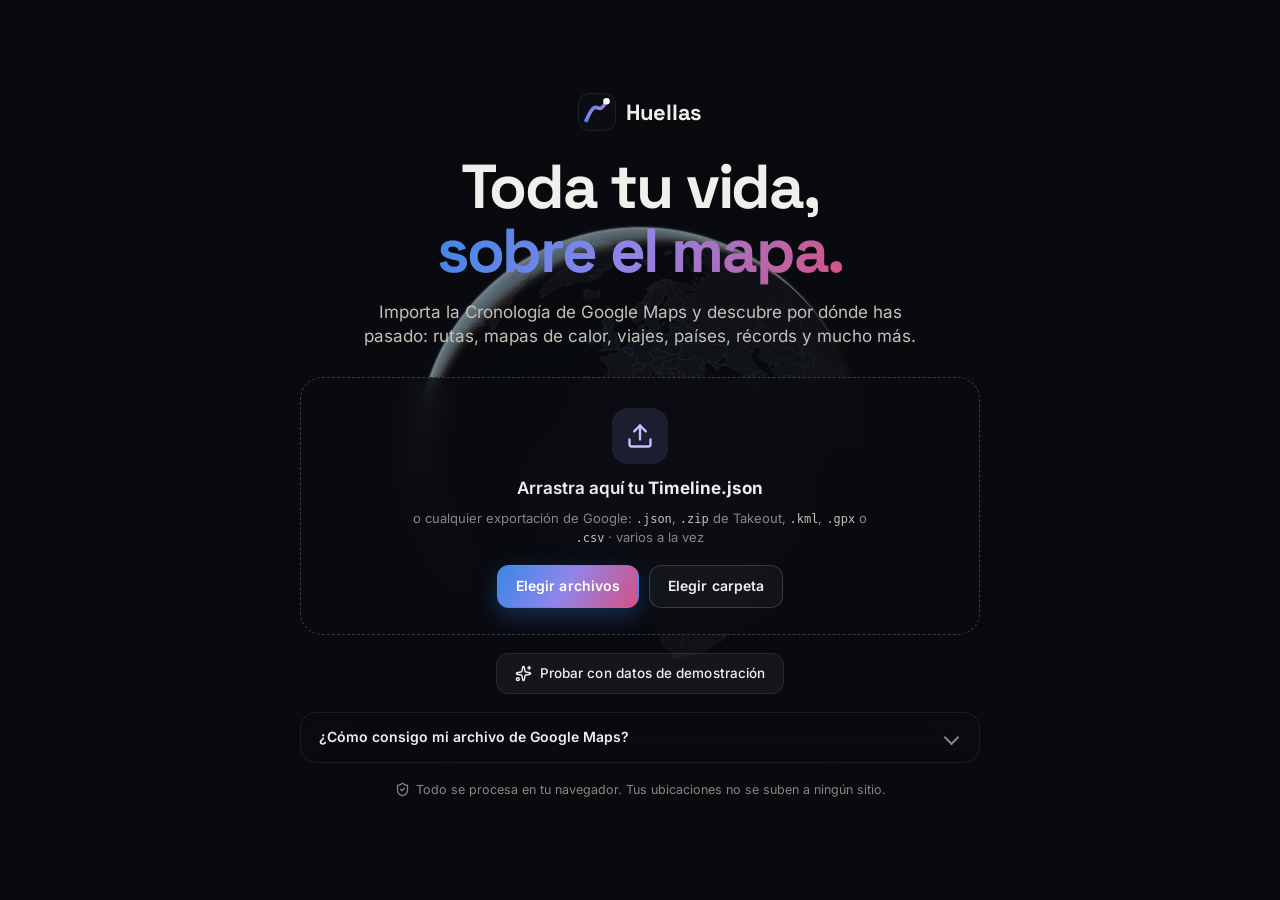
<file: index.html>
<!doctype html>
<html lang="es">
<head>
<meta charset="utf-8">
<meta name="viewport" content="width=device-width, initial-scale=1, viewport-fit=cover">
<meta name="color-scheme" content="dark">
<meta name="theme-color" content="#07080b">
<title>Huellas · tu Cronología de Google Maps</title>
<meta name="description" content="Visualiza tu historial de ubicaciones de Google Maps: rutas, mapas de calor, viajes, países y estadísticas. Todo se procesa en tu navegador.">
<link rel="icon" href="data:image/svg+xml,%3Csvg xmlns='http://www.w3.org/2000/svg' viewBox='0 0 64 64'%3E%3Cdefs%3E%3ClinearGradient id='g' x1='0' y1='0' x2='1' y2='1'%3E%3Cstop offset='0' stop-color='%233987e5'/%3E%3Cstop offset='1' stop-color='%23d55181'/%3E%3C/linearGradient%3E%3C/defs%3E%3Crect width='64' height='64' rx='16' fill='%2307080b'/%3E%3Cpath d='M18 44c6-14 10-20 14-20s6 8 14-8' fill='none' stroke='url(%23g)' stroke-width='6' stroke-linecap='round'/%3E%3Ccircle cx='46' cy='16' r='5' fill='%23fff'/%3E%3C/svg%3E">
<link rel="stylesheet" href="vendor/maplibre-gl.css">
<link rel="stylesheet" href="css/app.css">
</head>
<body>
<div id="app" data-screen="intro">
  <div id="map" aria-label="Mapa"></div>
  <div class="map-vignette" aria-hidden="true"></div>

  <!-- ============================================================ PORTADA / IMPORTAR -->
  <section id="intro" class="screen" aria-labelledby="intro-title">
    <div class="intro-wrap">
      <div class="brand brand-lg"><span class="brand-mark" aria-hidden="true"></span><span>Huellas</span></div>
      <h1 id="intro-title">Toda tu vida, <span class="grad">sobre el mapa.</span></h1>
      <p class="lead">Importa la Cronología de Google Maps y descubre por dónde has pasado: rutas, mapas de calor, viajes, países, récords y mucho más.</p>

      <div id="drop" class="drop" tabindex="0" role="button" aria-label="Arrastra aquí tu archivo o pulsa para elegirlo">
        <div class="drop-icon" aria-hidden="true"></div>
        <div class="drop-title">Arrastra aquí tu <b>Timeline.json</b></div>
        <div class="drop-sub">o cualquier exportación de Google: <span class="mono">.json</span>, <span class="mono">.zip</span> de Takeout, <span class="mono">.kml</span>, <span class="mono">.gpx</span> o <span class="mono">.csv</span> · varios a la vez</div>
        <div class="drop-actions">
          <button class="btn btn-primary" id="pick-files" type="button">Elegir archivos</button>
          <button class="btn btn-ghost" id="pick-folder" type="button">Elegir carpeta</button>
        </div>
        <input type="file" id="file-input" multiple accept=".json,.zip,.kml,.gpx,.csv,application/json,application/zip" hidden>
        <input type="file" id="folder-input" webkitdirectory multiple hidden>
      </div>

      <div class="intro-alt">
        <button class="btn btn-soft" id="resume" type="button" hidden></button>
        <button class="btn btn-soft" id="demo" type="button"></button>
      </div>

      <details class="howto" id="howto">
        <summary>¿Cómo consigo mi archivo de Google Maps?</summary>
        <div class="howto-tabs" role="tablist">
          <button role="tab" aria-selected="true" data-howto="android">Android</button>
          <button role="tab" aria-selected="false" data-howto="ios">iPhone</button>
          <button role="tab" aria-selected="false" data-howto="takeout">Takeout (antiguo)</button>
        </div>
        <div class="howto-body" data-howto-body="android">
          <ol>
            <li>Abre <b>Ajustes</b> del móvil → <b>Ubicación</b> → <b>Servicios de ubicación</b> → <b>Cronología</b>.</li>
            <li>Pulsa <b>Exportar datos de Cronología</b>, confirma con tu huella o PIN y guarda el archivo (se llama <span class="mono">Timeline.json</span>).</li>
            <li>Pásalo al ordenador (Google Drive, cable USB, correo…) y suéltalo aquí. También puedes abrir esta página en el móvil.</li>
          </ol>
          <p class="muted">¿No ves «Cronología» en Ajustes? En Google Maps: tu foto → <b>Tu cronología</b> → ⋮ → <b>Ajustes de ubicación y privacidad</b> → <b>Exportar datos de Cronología</b>.</p>
        </div>
        <div class="howto-body" data-howto-body="ios" hidden>
          <ol>
            <li>Abre <b>Google Maps</b> → tu foto → <b>Tu cronología</b>.</li>
            <li>Toca ⋯ → <b>Ajustes de ubicación y privacidad</b> → <b>Exportar datos de Cronología</b>.</li>
            <li>Guárdalo en Archivos o envíatelo, y suéltalo aquí (suele llamarse <span class="mono">location-history.json</span>).</li>
          </ol>
        </div>
        <div class="howto-body" data-howto-body="takeout" hidden>
          <ol>
            <li>Si guardaste una exportación antigua de <b>takeout.google.com</b> (antes de 2024), suelta el <span class="mono">.zip</span> entero o la carpeta <b>Historial de ubicaciones</b>.</li>
            <li>Se leen <span class="mono">Records.json</span>, <span class="mono">Semantic Location History</span> y <span class="mono">Timeline Edits.json</span>. Puedes mezclarlo con la exportación nueva del móvil.</li>
          </ol>
        </div>
      </details>

      <p class="privacy"><span class="ic-inline" data-icon="shield-check"></span> Todo se procesa en tu navegador. Tus ubicaciones no se suben a ningún sitio.</p>
    </div>
  </section>

  <!-- ============================================================ CARGANDO -->
  <section id="loading" class="screen" aria-live="polite">
    <div class="load-card">
      <div class="load-ring"><svg viewBox="0 0 120 120" aria-hidden="true"><circle cx="60" cy="60" r="52" class="ring-bg"/><circle cx="60" cy="60" r="52" class="ring-fg" id="ring"/></svg><div class="load-pct" id="load-pct">0%</div></div>
      <div class="load-title" id="load-title">Leyendo tus datos…</div>
      <div class="load-msg" id="load-msg"></div>
      <ol class="load-steps" id="load-steps">
        <li data-step="read">Leer archivos</li>
        <li data-step="clean">Limpiar y ordenar</li>
        <li data-step="geo">Países, ciudades y husos</li>
        <li data-step="trips">Casa, lugares y viajes</li>
        <li data-step="map">Preparar el mapa</li>
      </ol>
      <button class="btn btn-ghost btn-sm" id="cancel-load" type="button">Cancelar</button>
    </div>
  </section>

  <!-- ============================================================ ERROR -->
  <section id="error" class="screen">
    <div class="load-card">
      <div class="err-icon" data-icon="triangle-alert"></div>
      <div class="load-title">No he podido leer los datos</div>
      <pre class="err-msg" id="err-msg"></pre>
      <div class="err-tips">Comprueba que es la exportación de la <b>Cronología</b> (Timeline.json, location-history.json, Records.json o el .zip de Takeout). Si el archivo es muy grande, cierra otras pestañas e inténtalo de nuevo.</div>
      <button class="btn btn-primary" id="err-back" type="button">Volver</button>
    </div>
  </section>

  <!-- ============================================================ PANEL PRINCIPAL -->
  <header id="topbar" class="glass">
    <button class="brand brand-sm" id="brand" type="button" title="Volver a la portada"><span class="brand-mark" aria-hidden="true"></span><span>Huellas</span></button>
    <nav class="modes" id="modes" aria-label="Vistas del mapa"></nav>
    <div class="top-actions">
      <div class="picker" id="country-picker">
        <button class="chip" id="country-btn" type="button" aria-haspopup="listbox"></button>
        <div class="picker-pop glass" id="country-pop" hidden>
          <input type="search" id="country-search" placeholder="Buscar país…" autocomplete="off" aria-label="Buscar país">
          <div class="picker-list" id="country-list" role="listbox"></div>
        </div>
      </div>
      <button class="icon-btn" id="btn-story" type="button" title="Tu resumen (R)" data-icon="sparkles"></button>
      <button class="icon-btn" id="btn-export" type="button" title="Exportar (E)" data-icon="download"></button>
      <button class="icon-btn" id="btn-settings" type="button" title="Ajustes" data-icon="settings-2"></button>
      <button class="icon-btn" id="btn-help" type="button" title="Atajos de teclado (?)" data-icon="keyboard"></button>
      <button class="icon-btn" id="btn-load" type="button" title="Cargar otros datos" data-icon="upload"></button>
    </div>
  </header>

  <aside id="panel" class="glass panel" aria-label="Estadísticas">
    <div class="panel-head">
      <div class="tabs" id="tabs" role="tablist"></div>
      <button class="icon-btn icon-btn-sm panel-toggle" id="panel-toggle" type="button" title="Plegar panel" data-icon="chevron-left"></button>
    </div>
    <div class="panel-scope" id="scope"></div>
    <div class="panel-body" id="panel-body"></div>
  </aside>

  <aside id="detail" class="glass panel panel-right" aria-label="Detalle" hidden>
    <div class="detail-body" id="detail-body"></div>
  </aside>

  <div id="legend" class="glass legend"></div>
  <div id="anim-hud" class="anim-hud" hidden>
    <div class="hud-date" id="hud-date"></div>
    <div class="hud-time" id="hud-time"></div>
    <div class="hud-where" id="hud-where"></div>
  </div>

  <footer id="timeline" class="glass">
    <div class="tl-controls">
      <button class="icon-btn icon-btn-play" id="play" type="button" title="Reproducir (espacio)" data-icon="play"></button>
      <button class="chip chip-sm" id="speed" type="button" title="Velocidad"></button>
      <button class="icon-btn icon-btn-sm" id="follow" type="button" title="La cámara te sigue" data-icon="locate-fixed" aria-pressed="false"></button>
    </div>
    <div class="tl-main">
      <div class="tl-top">
        <div class="tl-range" id="tl-range"></div>
        <div class="tl-presets" id="tl-presets"></div>
      </div>
      <div class="tl-canvas-wrap" id="tl-wrap">
        <canvas id="tl-canvas"></canvas>
      </div>
    </div>
  </footer>

  <div id="tip" class="tip" role="tooltip" hidden></div>
  <div id="toasts" class="toasts" aria-live="polite"></div>

  <!-- ============================================================ RESUMEN (historia) -->
  <section id="story" class="story" hidden aria-label="Tu resumen">
    <div class="story-bg"></div>
    <div class="story-top">
      <div class="story-bars" id="story-bars"></div>
      <div class="story-tools">
        <select id="story-year" aria-label="Periodo del resumen"></select>
        <button class="icon-btn" id="story-close" type="button" title="Cerrar (Esc)" data-icon="x"></button>
      </div>
    </div>
    <div class="story-stage" id="story-stage"></div>
    <button class="story-nav story-prev" id="story-prev" type="button" aria-label="Anterior" data-icon="chevron-left"></button>
    <button class="story-nav story-next" id="story-next" type="button" aria-label="Siguiente" data-icon="chevron-right"></button>
  </section>

  <!-- ============================================================ DIÁLOGOS -->
  <dialog id="dlg-settings" class="dlg glass">
    <form method="dialog" class="dlg-inner">
      <div class="dlg-head"><h2>Ajustes</h2><button class="icon-btn icon-btn-sm" value="close" data-icon="x" title="Cerrar"></button></div>
      <div class="dlg-body" id="settings-body"></div>
    </form>
  </dialog>
  <dialog id="dlg-export" class="dlg glass">
    <form method="dialog" class="dlg-inner">
      <div class="dlg-head"><h2>Exportar</h2><button class="icon-btn icon-btn-sm" value="close" data-icon="x" title="Cerrar"></button></div>
      <div class="dlg-body" id="export-body"></div>
    </form>
  </dialog>
  <dialog id="dlg-help" class="dlg glass">
    <form method="dialog" class="dlg-inner">
      <div class="dlg-head"><h2>Atajos y trucos</h2><button class="icon-btn icon-btn-sm" value="close" data-icon="x" title="Cerrar"></button></div>
      <div class="dlg-body">
        <dl class="keys">
          <dt><kbd>1</kbd>…<kbd>6</kbd></dt><dd>Cambiar de vista (rutas, calor, 3D, animación, viajes, países)</dd>
          <dt><kbd>Espacio</kbd></dt><dd>Reproducir o pausar la animación</dd>
          <dt><kbd>←</kbd> <kbd>→</kbd></dt><dd>Día anterior / siguiente (con un día abierto)</dd>
          <dt><kbd>R</kbd></dt><dd>Tu resumen animado</dd>
          <dt><kbd>E</kbd></dt><dd>Exportar imagen o datos</dd>
          <dt><kbd>F</kbd></dt><dd>Encuadrar todo lo filtrado</dd>
          <dt><kbd>G</kbd></dt><dd>Globo terráqueo / mapa plano</dd>
          <dt><kbd>Esc</kbd></dt><dd>Cerrar el detalle o quitar el filtro de país</dd>
        </dl>
        <ul class="tips">
          <li>Arrastra sobre la barra de tiempo para elegir fechas; arrastra la selección para moverla; doble clic para ver todo.</li>
          <li>Clic en un día de la barra o del calendario: ves su itinerario completo.</li>
          <li>Clic en una ruta o un lugar del mapa para ver su detalle. Clic derecho y arrastrar para inclinar el mapa.</li>
        </ul>
      </div>
    </form>
  </dialog>
</div>

<noscript><div class="noscript">Huellas necesita JavaScript activado.</div></noscript>

<script src="vendor/maplibre-gl.js"></script>
<script src="vendor/deck.min.js"></script>
<script src="data/countries.js"></script>
<script src="data/cities.js"></script>
<script src="js/icons.js"></script>
<script src="js/util.js"></script>
<script src="js/worker.js"></script>
<script src="js/engine.js"></script>
<script src="js/store.js"></script>
<script src="js/data.js"></script>
<script src="js/demo.js"></script>
<script src="js/map.js"></script>
<script src="js/charts.js"></script>
<script src="js/panels.js"></script>
<script src="js/story.js"></script>
<script src="js/app.js"></script>
</body>
</html>
</file>
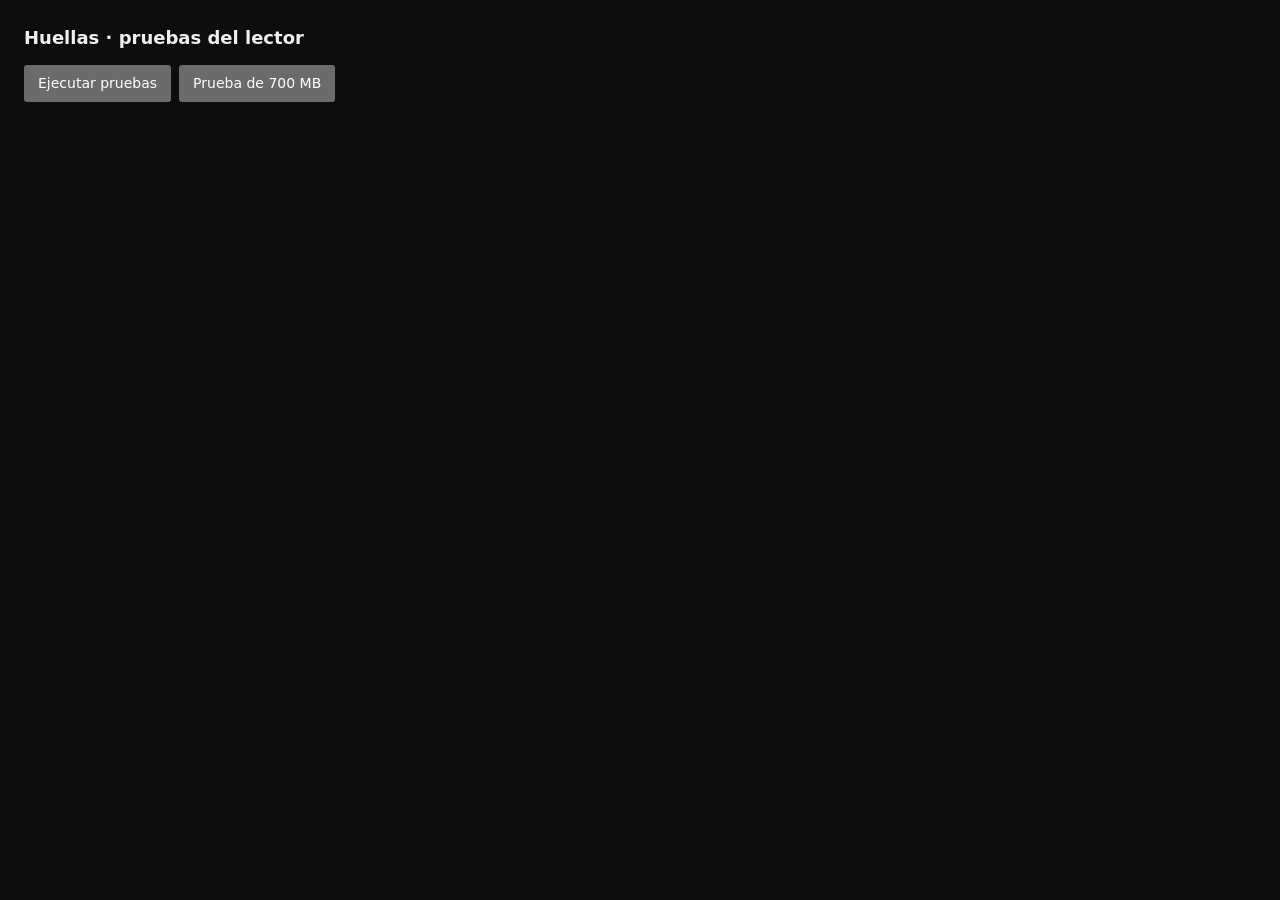
<file: tests/index.html>
<!doctype html>
<html lang="es">
<head>
<meta charset="utf-8">
<meta name="viewport" content="width=device-width, initial-scale=1">
<title>Huellas · pruebas</title>
<style>
  :root { color-scheme: dark; }
  body { font: 14px/1.5 system-ui, sans-serif; background: #0d0d0d; color: #f0efec; margin: 24px; }
  h1 { font-size: 18px; }
  .t { padding: 6px 10px; border-radius: 6px; margin: 4px 0; background: #1a1a19; }
  .ok { border-left: 4px solid #0ca30c; }
  .ko { border-left: 4px solid #d03b3b; }
  .t small { color: #c3c2b7; display: block; white-space: pre-wrap; }
  button { font: inherit; padding: 6px 12px; margin-right: 8px; }
</style>
</head>
<body>
<h1>Huellas · pruebas del lector</h1>
<p><button id="run">Ejecutar pruebas</button><button id="big">Prueba de 700 MB</button> <span id="sum"></span></p>
<div id="out"></div>
<script src="../data/countries.js"></script>
<script src="../data/cities.js"></script>
<script src="../js/worker.js"></script>
<script src="../js/engine.js"></script>
<script src="../js/demo.js"></script>
<script src="tests.js"></script>
</body>
</html>
</file>
<file: vendor/maplibre-gl.css>
.maplibregl-map{font:12px/20px Helvetica Neue,Arial,Helvetica,sans-serif;overflow:hidden;position:relative;-webkit-tap-highlight-color:rgb(0 0 0/0)}.maplibregl-canvas{left:0;position:absolute;top:0}.maplibregl-map:fullscreen{height:100%;width:100%}.maplibregl-ctrl-group button.maplibregl-ctrl-compass{touch-action:none}.maplibregl-canvas-container.maplibregl-interactive,.maplibregl-ctrl-group button.maplibregl-ctrl-compass{cursor:grab;-webkit-user-select:none;-moz-user-select:none;user-select:none}.maplibregl-canvas-container.maplibregl-interactive.maplibregl-track-pointer{cursor:pointer}.maplibregl-canvas-container.maplibregl-interactive:active,.maplibregl-ctrl-group button.maplibregl-ctrl-compass:active{cursor:grabbing}.maplibregl-canvas-container.maplibregl-touch-zoom-rotate,.maplibregl-canvas-container.maplibregl-touch-zoom-rotate .maplibregl-canvas{touch-action:pan-x pan-y}.maplibregl-canvas-container.maplibregl-touch-drag-pan,.maplibregl-canvas-container.maplibregl-touch-drag-pan .maplibregl-canvas{touch-action:pinch-zoom}.maplibregl-canvas-container.maplibregl-touch-zoom-rotate.maplibregl-touch-drag-pan,.maplibregl-canvas-container.maplibregl-touch-zoom-rotate.maplibregl-touch-drag-pan .maplibregl-canvas{touch-action:none}.maplibregl-canvas-container.maplibregl-touch-drag-pan.maplibregl-cooperative-gestures,.maplibregl-canvas-container.maplibregl-touch-drag-pan.maplibregl-cooperative-gestures .maplibregl-canvas{touch-action:pan-x pan-y}.maplibregl-ctrl-bottom-left,.maplibregl-ctrl-bottom-right,.maplibregl-ctrl-top-left,.maplibregl-ctrl-top-right{pointer-events:none;position:absolute;z-index:2}.maplibregl-ctrl-top-left{left:0;top:0}.maplibregl-ctrl-top-right{right:0;top:0}.maplibregl-ctrl-bottom-left{bottom:0;left:0}.maplibregl-ctrl-bottom-right{bottom:0;right:0}.maplibregl-ctrl{clear:both;pointer-events:auto;transform:translate(0)}.maplibregl-ctrl-top-left .maplibregl-ctrl{float:left;margin:10px 0 0 10px}.maplibregl-ctrl-top-right .maplibregl-ctrl{float:right;margin:10px 10px 0 0}.maplibregl-ctrl-bottom-left .maplibregl-ctrl{float:left;margin:0 0 10px 10px}.maplibregl-ctrl-bottom-right .maplibregl-ctrl{float:right;margin:0 10px 10px 0}.maplibregl-ctrl-group{background:#fff;border-radius:4px}.maplibregl-ctrl-group:not(:empty){box-shadow:0 0 0 2px rgba(0,0,0,.1)}@media (forced-colors:active){.maplibregl-ctrl-group:not(:empty){box-shadow:0 0 0 2px ButtonText}}.maplibregl-ctrl-group button{background-color:transparent;border:0;box-sizing:border-box;cursor:pointer;display:block;height:29px;outline:none;padding:0;width:29px}.maplibregl-ctrl-group button+button{border-top:1px solid #ddd}.maplibregl-ctrl button .maplibregl-ctrl-icon{background-position:50%;background-repeat:no-repeat;display:block;height:100%;width:100%}@media (forced-colors:active){.maplibregl-ctrl-icon{background-color:transparent}.maplibregl-ctrl-group button+button{border-top:1px solid ButtonText}}.maplibregl-ctrl button::-moz-focus-inner{border:0;padding:0}.maplibregl-ctrl-attrib-button:focus,.maplibregl-ctrl-group button:focus{box-shadow:0 0 2px 2px #0096ff}.maplibregl-ctrl button:disabled{cursor:not-allowed}.maplibregl-ctrl button:disabled .maplibregl-ctrl-icon{opacity:.25}@media (hover:hover){.maplibregl-ctrl button:not(:disabled):hover{background-color:rgba(0,0,0,.05)}}.maplibregl-ctrl button:not(:disabled):active{background-color:rgba(0,0,0,.05)}.maplibregl-ctrl-group button:focus:focus-visible{box-shadow:0 0 2px 2px #0096ff}.maplibregl-ctrl-group button:focus:not(:focus-visible){box-shadow:none}.maplibregl-ctrl-group button:focus:first-child{border-radius:4px 4px 0 0}.maplibregl-ctrl-group button:focus:last-child{border-radius:0 0 4px 4px}.maplibregl-ctrl-group button:focus:only-child{border-radius:inherit}.maplibregl-ctrl button.maplibregl-ctrl-zoom-out .maplibregl-ctrl-icon{background-image:url("data:image/svg+xml;charset=utf-8,%3Csvg xmlns='http://www.w3.org/2000/svg' width='29' height='29' fill='%23333' viewBox='0 0 29 29'%3E%3Cpath d='M10 13c-.75 0-1.5.75-1.5 1.5S9.25 16 10 16h9c.75 0 1.5-.75 1.5-1.5S19.75 13 19 13z'/%3E%3C/svg%3E")}.maplibregl-ctrl button.maplibregl-ctrl-zoom-in .maplibregl-ctrl-icon{background-image:url("data:image/svg+xml;charset=utf-8,%3Csvg xmlns='http://www.w3.org/2000/svg' width='29' height='29' fill='%23333' viewBox='0 0 29 29'%3E%3Cpath d='M14.5 8.5c-.75 0-1.5.75-1.5 1.5v3h-3c-.75 0-1.5.75-1.5 1.5S9.25 16 10 16h3v3c0 .75.75 1.5 1.5 1.5S16 19.75 16 19v-3h3c.75 0 1.5-.75 1.5-1.5S19.75 13 19 13h-3v-3c0-.75-.75-1.5-1.5-1.5'/%3E%3C/svg%3E")}@media (forced-colors:active){.maplibregl-ctrl button.maplibregl-ctrl-zoom-out .maplibregl-ctrl-icon{background-image:url("data:image/svg+xml;charset=utf-8,%3Csvg xmlns='http://www.w3.org/2000/svg' width='29' height='29' fill='%23fff' viewBox='0 0 29 29'%3E%3Cpath d='M10 13c-.75 0-1.5.75-1.5 1.5S9.25 16 10 16h9c.75 0 1.5-.75 1.5-1.5S19.75 13 19 13z'/%3E%3C/svg%3E")}.maplibregl-ctrl button.maplibregl-ctrl-zoom-in .maplibregl-ctrl-icon{background-image:url("data:image/svg+xml;charset=utf-8,%3Csvg xmlns='http://www.w3.org/2000/svg' width='29' height='29' fill='%23fff' viewBox='0 0 29 29'%3E%3Cpath d='M14.5 8.5c-.75 0-1.5.75-1.5 1.5v3h-3c-.75 0-1.5.75-1.5 1.5S9.25 16 10 16h3v3c0 .75.75 1.5 1.5 1.5S16 19.75 16 19v-3h3c.75 0 1.5-.75 1.5-1.5S19.75 13 19 13h-3v-3c0-.75-.75-1.5-1.5-1.5'/%3E%3C/svg%3E")}}@media (forced-colors:active) and (prefers-color-scheme:light){.maplibregl-ctrl button.maplibregl-ctrl-zoom-out .maplibregl-ctrl-icon{background-image:url("data:image/svg+xml;charset=utf-8,%3Csvg xmlns='http://www.w3.org/2000/svg' width='29' height='29' viewBox='0 0 29 29'%3E%3Cpath d='M10 13c-.75 0-1.5.75-1.5 1.5S9.25 16 10 16h9c.75 0 1.5-.75 1.5-1.5S19.75 13 19 13z'/%3E%3C/svg%3E")}.maplibregl-ctrl button.maplibregl-ctrl-zoom-in .maplibregl-ctrl-icon{background-image:url("data:image/svg+xml;charset=utf-8,%3Csvg xmlns='http://www.w3.org/2000/svg' width='29' height='29' viewBox='0 0 29 29'%3E%3Cpath d='M14.5 8.5c-.75 0-1.5.75-1.5 1.5v3h-3c-.75 0-1.5.75-1.5 1.5S9.25 16 10 16h3v3c0 .75.75 1.5 1.5 1.5S16 19.75 16 19v-3h3c.75 0 1.5-.75 1.5-1.5S19.75 13 19 13h-3v-3c0-.75-.75-1.5-1.5-1.5'/%3E%3C/svg%3E")}}.maplibregl-ctrl button.maplibregl-ctrl-fullscreen .maplibregl-ctrl-icon{background-image:url("data:image/svg+xml;charset=utf-8,%3Csvg xmlns='http://www.w3.org/2000/svg' width='29' height='29' fill='%23333' viewBox='0 0 29 29'%3E%3Cpath d='M24 16v5.5c0 1.75-.75 2.5-2.5 2.5H16v-1l3-1.5-4-5.5 1-1 5.5 4 1.5-3zM6 16l1.5 3 5.5-4 1 1-4 5.5 3 1.5v1H7.5C5.75 24 5 23.25 5 21.5V16zm7-11v1l-3 1.5 4 5.5-1 1-5.5-4L6 13H5V7.5C5 5.75 5.75 5 7.5 5zm11 2.5c0-1.75-.75-2.5-2.5-2.5H16v1l3 1.5-4 5.5 1 1 5.5-4 1.5 3h1z'/%3E%3C/svg%3E")}.maplibregl-ctrl button.maplibregl-ctrl-shrink .maplibregl-ctrl-icon{background-image:url("data:image/svg+xml;charset=utf-8,%3Csvg xmlns='http://www.w3.org/2000/svg' width='29' height='29' viewBox='0 0 29 29'%3E%3Cpath d='M18.5 16c-1.75 0-2.5.75-2.5 2.5V24h1l1.5-3 5.5 4 1-1-4-5.5 3-1.5v-1zM13 18.5c0-1.75-.75-2.5-2.5-2.5H5v1l3 1.5L4 24l1 1 5.5-4 1.5 3h1zm3-8c0 1.75.75 2.5 2.5 2.5H24v-1l-3-1.5L25 5l-1-1-5.5 4L17 5h-1zM10.5 13c1.75 0 2.5-.75 2.5-2.5V5h-1l-1.5 3L5 4 4 5l4 5.5L5 12v1z'/%3E%3C/svg%3E")}@media (forced-colors:active){.maplibregl-ctrl button.maplibregl-ctrl-fullscreen .maplibregl-ctrl-icon{background-image:url("data:image/svg+xml;charset=utf-8,%3Csvg xmlns='http://www.w3.org/2000/svg' width='29' height='29' fill='%23fff' viewBox='0 0 29 29'%3E%3Cpath d='M24 16v5.5c0 1.75-.75 2.5-2.5 2.5H16v-1l3-1.5-4-5.5 1-1 5.5 4 1.5-3zM6 16l1.5 3 5.5-4 1 1-4 5.5 3 1.5v1H7.5C5.75 24 5 23.25 5 21.5V16zm7-11v1l-3 1.5 4 5.5-1 1-5.5-4L6 13H5V7.5C5 5.75 5.75 5 7.5 5zm11 2.5c0-1.75-.75-2.5-2.5-2.5H16v1l3 1.5-4 5.5 1 1 5.5-4 1.5 3h1z'/%3E%3C/svg%3E")}.maplibregl-ctrl button.maplibregl-ctrl-shrink .maplibregl-ctrl-icon{background-image:url("data:image/svg+xml;charset=utf-8,%3Csvg xmlns='http://www.w3.org/2000/svg' width='29' height='29' fill='%23fff' viewBox='0 0 29 29'%3E%3Cpath d='M18.5 16c-1.75 0-2.5.75-2.5 2.5V24h1l1.5-3 5.5 4 1-1-4-5.5 3-1.5v-1zM13 18.5c0-1.75-.75-2.5-2.5-2.5H5v1l3 1.5L4 24l1 1 5.5-4 1.5 3h1zm3-8c0 1.75.75 2.5 2.5 2.5H24v-1l-3-1.5L25 5l-1-1-5.5 4L17 5h-1zM10.5 13c1.75 0 2.5-.75 2.5-2.5V5h-1l-1.5 3L5 4 4 5l4 5.5L5 12v1z'/%3E%3C/svg%3E")}}@media (forced-colors:active) and (prefers-color-scheme:light){.maplibregl-ctrl button.maplibregl-ctrl-fullscreen .maplibregl-ctrl-icon{background-image:url("data:image/svg+xml;charset=utf-8,%3Csvg xmlns='http://www.w3.org/2000/svg' width='29' height='29' viewBox='0 0 29 29'%3E%3Cpath d='M24 16v5.5c0 1.75-.75 2.5-2.5 2.5H16v-1l3-1.5-4-5.5 1-1 5.5 4 1.5-3zM6 16l1.5 3 5.5-4 1 1-4 5.5 3 1.5v1H7.5C5.75 24 5 23.25 5 21.5V16zm7-11v1l-3 1.5 4 5.5-1 1-5.5-4L6 13H5V7.5C5 5.75 5.75 5 7.5 5zm11 2.5c0-1.75-.75-2.5-2.5-2.5H16v1l3 1.5-4 5.5 1 1 5.5-4 1.5 3h1z'/%3E%3C/svg%3E")}.maplibregl-ctrl button.maplibregl-ctrl-shrink .maplibregl-ctrl-icon{background-image:url("data:image/svg+xml;charset=utf-8,%3Csvg xmlns='http://www.w3.org/2000/svg' width='29' height='29' viewBox='0 0 29 29'%3E%3Cpath d='M18.5 16c-1.75 0-2.5.75-2.5 2.5V24h1l1.5-3 5.5 4 1-1-4-5.5 3-1.5v-1zM13 18.5c0-1.75-.75-2.5-2.5-2.5H5v1l3 1.5L4 24l1 1 5.5-4 1.5 3h1zm3-8c0 1.75.75 2.5 2.5 2.5H24v-1l-3-1.5L25 5l-1-1-5.5 4L17 5h-1zM10.5 13c1.75 0 2.5-.75 2.5-2.5V5h-1l-1.5 3L5 4 4 5l4 5.5L5 12v1z'/%3E%3C/svg%3E")}}.maplibregl-ctrl button.maplibregl-ctrl-compass .maplibregl-ctrl-icon{background-image:url("data:image/svg+xml;charset=utf-8,%3Csvg xmlns='http://www.w3.org/2000/svg' width='29' height='29' fill='%23333' viewBox='0 0 29 29'%3E%3Cpath d='m10.5 14 4-8 4 8z'/%3E%3Cpath fill='%23ccc' d='m10.5 16 4 8 4-8z'/%3E%3C/svg%3E")}@media (forced-colors:active){.maplibregl-ctrl button.maplibregl-ctrl-compass .maplibregl-ctrl-icon{background-image:url("data:image/svg+xml;charset=utf-8,%3Csvg xmlns='http://www.w3.org/2000/svg' width='29' height='29' fill='%23fff' viewBox='0 0 29 29'%3E%3Cpath d='m10.5 14 4-8 4 8z'/%3E%3Cpath fill='%23ccc' d='m10.5 16 4 8 4-8z'/%3E%3C/svg%3E")}}@media (forced-colors:active) and (prefers-color-scheme:light){.maplibregl-ctrl button.maplibregl-ctrl-compass .maplibregl-ctrl-icon{background-image:url("data:image/svg+xml;charset=utf-8,%3Csvg xmlns='http://www.w3.org/2000/svg' width='29' height='29' viewBox='0 0 29 29'%3E%3Cpath d='m10.5 14 4-8 4 8z'/%3E%3Cpath fill='%23ccc' d='m10.5 16 4 8 4-8z'/%3E%3C/svg%3E")}}.maplibregl-ctrl button.maplibregl-ctrl-globe .maplibregl-ctrl-icon{background-image:url("data:image/svg+xml;charset=utf-8,%3Csvg xmlns='http://www.w3.org/2000/svg' width='22' height='22' fill='none' stroke='%23333' viewBox='0 0 22 22'%3E%3Ccircle cx='11' cy='11' r='8.5'/%3E%3Cpath d='M17.5 11c0 4.819-3.02 8.5-6.5 8.5S4.5 15.819 4.5 11 7.52 2.5 11 2.5s6.5 3.681 6.5 8.5Z'/%3E%3Cpath d='M13.5 11c0 2.447-.331 4.64-.853 6.206-.262.785-.562 1.384-.872 1.777-.314.399-.58.517-.775.517s-.461-.118-.775-.517c-.31-.393-.61-.992-.872-1.777C8.831 15.64 8.5 13.446 8.5 11s.331-4.64.853-6.206c.262-.785.562-1.384.872-1.777.314-.399.58-.517.775-.517s.461.118.775.517c.31.393.61.992.872 1.777.522 1.565.853 3.76.853 6.206Z'/%3E%3Cpath d='M11 7.5c-1.909 0-3.622-.166-4.845-.428-.616-.132-1.08-.283-1.379-.434a1.3 1.3 0 0 1-.224-.138q.07-.058.224-.138c.299-.151.763-.302 1.379-.434C7.378 5.666 9.091 5.5 11 5.5s3.622.166 4.845.428c.616.132 1.08.283 1.379.434.105.053.177.1.224.138q-.07.058-.224.138c-.299.151-.763.302-1.379.434-1.223.262-2.936.428-4.845.428ZM4.486 6.436ZM11 16.5c-1.909 0-3.622-.166-4.845-.428-.616-.132-1.08-.283-1.379-.434a1.3 1.3 0 0 1-.224-.138 1.3 1.3 0 0 1 .224-.138c.299-.151.763-.302 1.379-.434C7.378 14.666 9.091 14.5 11 14.5s3.622.166 4.845.428c.616.132 1.08.283 1.379.434.105.053.177.1.224.138a1.3 1.3 0 0 1-.224.138c-.299.151-.763.302-1.379.434-1.223.262-2.936.428-4.845.428Zm-6.514-1.064ZM11 12.5c-2.46 0-4.672-.222-6.255-.574-.796-.177-1.406-.38-1.805-.59a1.5 1.5 0 0 1-.39-.272.3.3 0 0 1-.047-.064.3.3 0 0 1 .048-.064c.066-.073.189-.167.389-.272.399-.21 1.009-.413 1.805-.59C6.328 9.722 8.54 9.5 11 9.5s4.672.222 6.256.574c.795.177 1.405.38 1.804.59.2.105.323.2.39.272a.3.3 0 0 1 .047.064.3.3 0 0 1-.048.064 1.4 1.4 0 0 1-.389.272c-.399.21-1.009.413-1.804.59-1.584.352-3.796.574-6.256.574Zm-8.501-1.51v.002zm0 .018v.002zm17.002.002v-.002zm0-.018v-.002z'/%3E%3C/svg%3E")}.maplibregl-ctrl button.maplibregl-ctrl-globe-enabled .maplibregl-ctrl-icon{background-image:url("data:image/svg+xml;charset=utf-8,%3Csvg xmlns='http://www.w3.org/2000/svg' width='22' height='22' fill='none' stroke='%2333b5e5' viewBox='0 0 22 22'%3E%3Ccircle cx='11' cy='11' r='8.5'/%3E%3Cpath d='M17.5 11c0 4.819-3.02 8.5-6.5 8.5S4.5 15.819 4.5 11 7.52 2.5 11 2.5s6.5 3.681 6.5 8.5Z'/%3E%3Cpath d='M13.5 11c0 2.447-.331 4.64-.853 6.206-.262.785-.562 1.384-.872 1.777-.314.399-.58.517-.775.517s-.461-.118-.775-.517c-.31-.393-.61-.992-.872-1.777C8.831 15.64 8.5 13.446 8.5 11s.331-4.64.853-6.206c.262-.785.562-1.384.872-1.777.314-.399.58-.517.775-.517s.461.118.775.517c.31.393.61.992.872 1.777.522 1.565.853 3.76.853 6.206Z'/%3E%3Cpath d='M11 7.5c-1.909 0-3.622-.166-4.845-.428-.616-.132-1.08-.283-1.379-.434a1.3 1.3 0 0 1-.224-.138q.07-.058.224-.138c.299-.151.763-.302 1.379-.434C7.378 5.666 9.091 5.5 11 5.5s3.622.166 4.845.428c.616.132 1.08.283 1.379.434.105.053.177.1.224.138q-.07.058-.224.138c-.299.151-.763.302-1.379.434-1.223.262-2.936.428-4.845.428ZM4.486 6.436ZM11 16.5c-1.909 0-3.622-.166-4.845-.428-.616-.132-1.08-.283-1.379-.434a1.3 1.3 0 0 1-.224-.138 1.3 1.3 0 0 1 .224-.138c.299-.151.763-.302 1.379-.434C7.378 14.666 9.091 14.5 11 14.5s3.622.166 4.845.428c.616.132 1.08.283 1.379.434.105.053.177.1.224.138a1.3 1.3 0 0 1-.224.138c-.299.151-.763.302-1.379.434-1.223.262-2.936.428-4.845.428Zm-6.514-1.064ZM11 12.5c-2.46 0-4.672-.222-6.255-.574-.796-.177-1.406-.38-1.805-.59a1.5 1.5 0 0 1-.39-.272.3.3 0 0 1-.047-.064.3.3 0 0 1 .048-.064c.066-.073.189-.167.389-.272.399-.21 1.009-.413 1.805-.59C6.328 9.722 8.54 9.5 11 9.5s4.672.222 6.256.574c.795.177 1.405.38 1.804.59.2.105.323.2.39.272a.3.3 0 0 1 .047.064.3.3 0 0 1-.048.064 1.4 1.4 0 0 1-.389.272c-.399.21-1.009.413-1.804.59-1.584.352-3.796.574-6.256.574Zm-8.501-1.51v.002zm0 .018v.002zm17.002.002v-.002zm0-.018v-.002z'/%3E%3C/svg%3E")}.maplibregl-ctrl button.maplibregl-ctrl-terrain .maplibregl-ctrl-icon{background-image:url("data:image/svg+xml;charset=utf-8,%3Csvg xmlns='http://www.w3.org/2000/svg' width='22' height='22' fill='%23333' viewBox='0 0 22 22'%3E%3Cpath d='m1.754 13.406 4.453-4.851 3.09 3.09 3.281 3.277.969-.969-3.309-3.312 3.844-4.121 6.148 6.886h1.082v-.855l-7.207-8.07-4.84 5.187L6.169 6.57l-5.48 5.965v.871ZM.688 16.844h20.625v1.375H.688Zm0 0'/%3E%3C/svg%3E")}.maplibregl-ctrl button.maplibregl-ctrl-terrain-enabled .maplibregl-ctrl-icon{background-image:url("data:image/svg+xml;charset=utf-8,%3Csvg xmlns='http://www.w3.org/2000/svg' width='22' height='22' fill='%2333b5e5' viewBox='0 0 22 22'%3E%3Cpath d='m1.754 13.406 4.453-4.851 3.09 3.09 3.281 3.277.969-.969-3.309-3.312 3.844-4.121 6.148 6.886h1.082v-.855l-7.207-8.07-4.84 5.187L6.169 6.57l-5.48 5.965v.871ZM.688 16.844h20.625v1.375H.688Zm0 0'/%3E%3C/svg%3E")}.maplibregl-ctrl button.maplibregl-ctrl-geolocate .maplibregl-ctrl-icon{background-image:url("data:image/svg+xml;charset=utf-8,%3Csvg xmlns='http://www.w3.org/2000/svg' width='29' height='29' fill='%23333' viewBox='0 0 20 20'%3E%3Cpath d='M10 4C9 4 9 5 9 5v.1A5 5 0 0 0 5.1 9H5s-1 0-1 1 1 1 1 1h.1A5 5 0 0 0 9 14.9v.1s0 1 1 1 1-1 1-1v-.1a5 5 0 0 0 3.9-3.9h.1s1 0 1-1-1-1-1-1h-.1A5 5 0 0 0 11 5.1V5s0-1-1-1m0 2.5a3.5 3.5 0 1 1 0 7 3.5 3.5 0 1 1 0-7'/%3E%3Ccircle cx='10' cy='10' r='2'/%3E%3C/svg%3E")}.maplibregl-ctrl button.maplibregl-ctrl-geolocate:disabled .maplibregl-ctrl-icon{background-image:url("data:image/svg+xml;charset=utf-8,%3Csvg xmlns='http://www.w3.org/2000/svg' width='29' height='29' fill='%23aaa' viewBox='0 0 20 20'%3E%3Cpath d='M10 4C9 4 9 5 9 5v.1A5 5 0 0 0 5.1 9H5s-1 0-1 1 1 1 1 1h.1A5 5 0 0 0 9 14.9v.1s0 1 1 1 1-1 1-1v-.1a5 5 0 0 0 3.9-3.9h.1s1 0 1-1-1-1-1-1h-.1A5 5 0 0 0 11 5.1V5s0-1-1-1m0 2.5a3.5 3.5 0 1 1 0 7 3.5 3.5 0 1 1 0-7'/%3E%3Ccircle cx='10' cy='10' r='2'/%3E%3Cpath fill='red' d='m14 5 1 1-9 9-1-1z'/%3E%3C/svg%3E")}.maplibregl-ctrl button.maplibregl-ctrl-geolocate.maplibregl-ctrl-geolocate-active .maplibregl-ctrl-icon{background-image:url("data:image/svg+xml;charset=utf-8,%3Csvg xmlns='http://www.w3.org/2000/svg' width='29' height='29' fill='%2333b5e5' viewBox='0 0 20 20'%3E%3Cpath d='M10 4C9 4 9 5 9 5v.1A5 5 0 0 0 5.1 9H5s-1 0-1 1 1 1 1 1h.1A5 5 0 0 0 9 14.9v.1s0 1 1 1 1-1 1-1v-.1a5 5 0 0 0 3.9-3.9h.1s1 0 1-1-1-1-1-1h-.1A5 5 0 0 0 11 5.1V5s0-1-1-1m0 2.5a3.5 3.5 0 1 1 0 7 3.5 3.5 0 1 1 0-7'/%3E%3Ccircle cx='10' cy='10' r='2'/%3E%3C/svg%3E")}.maplibregl-ctrl button.maplibregl-ctrl-geolocate.maplibregl-ctrl-geolocate-active-error .maplibregl-ctrl-icon{background-image:url("data:image/svg+xml;charset=utf-8,%3Csvg xmlns='http://www.w3.org/2000/svg' width='29' height='29' fill='%23e58978' viewBox='0 0 20 20'%3E%3Cpath d='M10 4C9 4 9 5 9 5v.1A5 5 0 0 0 5.1 9H5s-1 0-1 1 1 1 1 1h.1A5 5 0 0 0 9 14.9v.1s0 1 1 1 1-1 1-1v-.1a5 5 0 0 0 3.9-3.9h.1s1 0 1-1-1-1-1-1h-.1A5 5 0 0 0 11 5.1V5s0-1-1-1m0 2.5a3.5 3.5 0 1 1 0 7 3.5 3.5 0 1 1 0-7'/%3E%3Ccircle cx='10' cy='10' r='2'/%3E%3C/svg%3E")}.maplibregl-ctrl button.maplibregl-ctrl-geolocate.maplibregl-ctrl-geolocate-background .maplibregl-ctrl-icon{background-image:url("data:image/svg+xml;charset=utf-8,%3Csvg xmlns='http://www.w3.org/2000/svg' width='29' height='29' fill='%2333b5e5' viewBox='0 0 20 20'%3E%3Cpath d='M10 4C9 4 9 5 9 5v.1A5 5 0 0 0 5.1 9H5s-1 0-1 1 1 1 1 1h.1A5 5 0 0 0 9 14.9v.1s0 1 1 1 1-1 1-1v-.1a5 5 0 0 0 3.9-3.9h.1s1 0 1-1-1-1-1-1h-.1A5 5 0 0 0 11 5.1V5s0-1-1-1m0 2.5a3.5 3.5 0 1 1 0 7 3.5 3.5 0 1 1 0-7'/%3E%3C/svg%3E")}.maplibregl-ctrl button.maplibregl-ctrl-geolocate.maplibregl-ctrl-geolocate-background-error .maplibregl-ctrl-icon{background-image:url("data:image/svg+xml;charset=utf-8,%3Csvg xmlns='http://www.w3.org/2000/svg' width='29' height='29' fill='%23e54e33' viewBox='0 0 20 20'%3E%3Cpath d='M10 4C9 4 9 5 9 5v.1A5 5 0 0 0 5.1 9H5s-1 0-1 1 1 1 1 1h.1A5 5 0 0 0 9 14.9v.1s0 1 1 1 1-1 1-1v-.1a5 5 0 0 0 3.9-3.9h.1s1 0 1-1-1-1-1-1h-.1A5 5 0 0 0 11 5.1V5s0-1-1-1m0 2.5a3.5 3.5 0 1 1 0 7 3.5 3.5 0 1 1 0-7'/%3E%3C/svg%3E")}.maplibregl-ctrl button.maplibregl-ctrl-geolocate.maplibregl-ctrl-geolocate-waiting .maplibregl-ctrl-icon{animation:maplibregl-spin 2s linear infinite}@media (forced-colors:active){.maplibregl-ctrl button.maplibregl-ctrl-geolocate .maplibregl-ctrl-icon{background-image:url("data:image/svg+xml;charset=utf-8,%3Csvg xmlns='http://www.w3.org/2000/svg' width='29' height='29' fill='%23fff' viewBox='0 0 20 20'%3E%3Cpath d='M10 4C9 4 9 5 9 5v.1A5 5 0 0 0 5.1 9H5s-1 0-1 1 1 1 1 1h.1A5 5 0 0 0 9 14.9v.1s0 1 1 1 1-1 1-1v-.1a5 5 0 0 0 3.9-3.9h.1s1 0 1-1-1-1-1-1h-.1A5 5 0 0 0 11 5.1V5s0-1-1-1m0 2.5a3.5 3.5 0 1 1 0 7 3.5 3.5 0 1 1 0-7'/%3E%3Ccircle cx='10' cy='10' r='2'/%3E%3C/svg%3E")}.maplibregl-ctrl button.maplibregl-ctrl-geolocate:disabled .maplibregl-ctrl-icon{background-image:url("data:image/svg+xml;charset=utf-8,%3Csvg xmlns='http://www.w3.org/2000/svg' width='29' height='29' fill='%23999' viewBox='0 0 20 20'%3E%3Cpath d='M10 4C9 4 9 5 9 5v.1A5 5 0 0 0 5.1 9H5s-1 0-1 1 1 1 1 1h.1A5 5 0 0 0 9 14.9v.1s0 1 1 1 1-1 1-1v-.1a5 5 0 0 0 3.9-3.9h.1s1 0 1-1-1-1-1-1h-.1A5 5 0 0 0 11 5.1V5s0-1-1-1m0 2.5a3.5 3.5 0 1 1 0 7 3.5 3.5 0 1 1 0-7'/%3E%3Ccircle cx='10' cy='10' r='2'/%3E%3Cpath fill='red' d='m14 5 1 1-9 9-1-1z'/%3E%3C/svg%3E")}.maplibregl-ctrl button.maplibregl-ctrl-geolocate.maplibregl-ctrl-geolocate-active .maplibregl-ctrl-icon{background-image:url("data:image/svg+xml;charset=utf-8,%3Csvg xmlns='http://www.w3.org/2000/svg' width='29' height='29' fill='%2333b5e5' viewBox='0 0 20 20'%3E%3Cpath d='M10 4C9 4 9 5 9 5v.1A5 5 0 0 0 5.1 9H5s-1 0-1 1 1 1 1 1h.1A5 5 0 0 0 9 14.9v.1s0 1 1 1 1-1 1-1v-.1a5 5 0 0 0 3.9-3.9h.1s1 0 1-1-1-1-1-1h-.1A5 5 0 0 0 11 5.1V5s0-1-1-1m0 2.5a3.5 3.5 0 1 1 0 7 3.5 3.5 0 1 1 0-7'/%3E%3Ccircle cx='10' cy='10' r='2'/%3E%3C/svg%3E")}.maplibregl-ctrl button.maplibregl-ctrl-geolocate.maplibregl-ctrl-geolocate-active-error .maplibregl-ctrl-icon{background-image:url("data:image/svg+xml;charset=utf-8,%3Csvg xmlns='http://www.w3.org/2000/svg' width='29' height='29' fill='%23e58978' viewBox='0 0 20 20'%3E%3Cpath d='M10 4C9 4 9 5 9 5v.1A5 5 0 0 0 5.1 9H5s-1 0-1 1 1 1 1 1h.1A5 5 0 0 0 9 14.9v.1s0 1 1 1 1-1 1-1v-.1a5 5 0 0 0 3.9-3.9h.1s1 0 1-1-1-1-1-1h-.1A5 5 0 0 0 11 5.1V5s0-1-1-1m0 2.5a3.5 3.5 0 1 1 0 7 3.5 3.5 0 1 1 0-7'/%3E%3Ccircle cx='10' cy='10' r='2'/%3E%3C/svg%3E")}.maplibregl-ctrl button.maplibregl-ctrl-geolocate.maplibregl-ctrl-geolocate-background .maplibregl-ctrl-icon{background-image:url("data:image/svg+xml;charset=utf-8,%3Csvg xmlns='http://www.w3.org/2000/svg' width='29' height='29' fill='%2333b5e5' viewBox='0 0 20 20'%3E%3Cpath d='M10 4C9 4 9 5 9 5v.1A5 5 0 0 0 5.1 9H5s-1 0-1 1 1 1 1 1h.1A5 5 0 0 0 9 14.9v.1s0 1 1 1 1-1 1-1v-.1a5 5 0 0 0 3.9-3.9h.1s1 0 1-1-1-1-1-1h-.1A5 5 0 0 0 11 5.1V5s0-1-1-1m0 2.5a3.5 3.5 0 1 1 0 7 3.5 3.5 0 1 1 0-7'/%3E%3C/svg%3E")}.maplibregl-ctrl button.maplibregl-ctrl-geolocate.maplibregl-ctrl-geolocate-background-error .maplibregl-ctrl-icon{background-image:url("data:image/svg+xml;charset=utf-8,%3Csvg xmlns='http://www.w3.org/2000/svg' width='29' height='29' fill='%23e54e33' viewBox='0 0 20 20'%3E%3Cpath d='M10 4C9 4 9 5 9 5v.1A5 5 0 0 0 5.1 9H5s-1 0-1 1 1 1 1 1h.1A5 5 0 0 0 9 14.9v.1s0 1 1 1 1-1 1-1v-.1a5 5 0 0 0 3.9-3.9h.1s1 0 1-1-1-1-1-1h-.1A5 5 0 0 0 11 5.1V5s0-1-1-1m0 2.5a3.5 3.5 0 1 1 0 7 3.5 3.5 0 1 1 0-7'/%3E%3C/svg%3E")}}@media (forced-colors:active) and (prefers-color-scheme:light){.maplibregl-ctrl button.maplibregl-ctrl-geolocate .maplibregl-ctrl-icon{background-image:url("data:image/svg+xml;charset=utf-8,%3Csvg xmlns='http://www.w3.org/2000/svg' width='29' height='29' viewBox='0 0 20 20'%3E%3Cpath d='M10 4C9 4 9 5 9 5v.1A5 5 0 0 0 5.1 9H5s-1 0-1 1 1 1 1 1h.1A5 5 0 0 0 9 14.9v.1s0 1 1 1 1-1 1-1v-.1a5 5 0 0 0 3.9-3.9h.1s1 0 1-1-1-1-1-1h-.1A5 5 0 0 0 11 5.1V5s0-1-1-1m0 2.5a3.5 3.5 0 1 1 0 7 3.5 3.5 0 1 1 0-7'/%3E%3Ccircle cx='10' cy='10' r='2'/%3E%3C/svg%3E")}.maplibregl-ctrl button.maplibregl-ctrl-geolocate:disabled .maplibregl-ctrl-icon{background-image:url("data:image/svg+xml;charset=utf-8,%3Csvg xmlns='http://www.w3.org/2000/svg' width='29' height='29' fill='%23666' viewBox='0 0 20 20'%3E%3Cpath d='M10 4C9 4 9 5 9 5v.1A5 5 0 0 0 5.1 9H5s-1 0-1 1 1 1 1 1h.1A5 5 0 0 0 9 14.9v.1s0 1 1 1 1-1 1-1v-.1a5 5 0 0 0 3.9-3.9h.1s1 0 1-1-1-1-1-1h-.1A5 5 0 0 0 11 5.1V5s0-1-1-1m0 2.5a3.5 3.5 0 1 1 0 7 3.5 3.5 0 1 1 0-7'/%3E%3Ccircle cx='10' cy='10' r='2'/%3E%3Cpath fill='red' d='m14 5 1 1-9 9-1-1z'/%3E%3C/svg%3E")}}@keyframes maplibregl-spin{0%{transform:rotate(0deg)}to{transform:rotate(1turn)}}a.maplibregl-ctrl-logo{background-image:url("data:image/svg+xml;charset=utf-8,%3Csvg xmlns='http://www.w3.org/2000/svg' width='88' height='23' fill='none'%3E%3Cpath fill='%23000' fill-opacity='.4' fill-rule='evenodd' d='M17.408 16.796h-1.827l2.501-12.095h.198l3.324 6.533.988 2.19.988-2.19 3.258-6.533h.181l2.6 12.095h-1.81l-1.218-5.644-.362-1.71-.658 1.71-2.929 5.644h-.098l-2.914-5.644-.757-1.71-.345 1.71zm1.958-3.42-.726 3.663a1.255 1.255 0 0 1-1.232 1.011h-1.827a1.255 1.255 0 0 1-1.229-1.509l2.501-12.095a1.255 1.255 0 0 1 1.23-1.001h.197a1.25 1.25 0 0 1 1.12.685l3.19 6.273 3.125-6.263a1.25 1.25 0 0 1 1.123-.695h.181a1.255 1.255 0 0 1 1.227.991l1.443 6.71a5 5 0 0 1 .314-.787l.009-.016a4.6 4.6 0 0 1 1.777-1.887c.782-.46 1.668-.667 2.611-.667a4.6 4.6 0 0 1 1.7.32l.306.134c.21-.16.474-.256.759-.256h1.694a1.255 1.255 0 0 1 1.212.925 1.255 1.255 0 0 1 1.212-.925h1.711c.284 0 .545.094.755.252.613-.3 1.312-.45 2.075-.45 1.356 0 2.557.445 3.482 1.4q.47.48.763 1.064V4.701a1.255 1.255 0 0 1 1.255-1.255h1.86A1.255 1.255 0 0 1 54.44 4.7v9.194h2.217c.19 0 .37.043.532.118v-4.77c0-.356.147-.678.385-.906a2.42 2.42 0 0 1-.682-1.71c0-.665.267-1.253.735-1.7a2.45 2.45 0 0 1 1.722-.674 2.43 2.43 0 0 1 1.705.675q.318.302.504.683V4.7a1.255 1.255 0 0 1 1.255-1.255h1.744A1.255 1.255 0 0 1 65.812 4.7v3.335a4.8 4.8 0 0 1 1.526-.246c.938 0 1.817.214 2.59.69a4.47 4.47 0 0 1 1.67 1.743v-.98a1.255 1.255 0 0 1 1.256-1.256h1.777c.233 0 .451.064.639.174a3.4 3.4 0 0 1 1.567-.372c.346 0 .861.02 1.285.232a1.25 1.25 0 0 1 .689 1.004 4.7 4.7 0 0 1 .853-.588c.795-.44 1.675-.647 2.61-.647 1.385 0 2.65.39 3.525 1.396.836.938 1.168 2.173 1.168 3.528q-.001.515-.056 1.051a1.255 1.255 0 0 1-.947 1.09l.408.952a1.255 1.255 0 0 1-.477 1.552c-.418.268-.92.463-1.458.612-.613.171-1.304.244-2.049.244-1.06 0-2.043-.207-2.886-.698l-.015-.008c-.798-.48-1.419-1.135-1.818-1.963l-.004-.008a5.8 5.8 0 0 1-.548-2.512q0-.429.053-.843a1.3 1.3 0 0 1-.333-.086l-.166-.004c-.223 0-.426.062-.643.228-.03.024-.142.139-.142.59v3.883a1.255 1.255 0 0 1-1.256 1.256h-1.777a1.255 1.255 0 0 1-1.256-1.256V15.69l-.032.057a4.8 4.8 0 0 1-1.86 1.833 5.04 5.04 0 0 1-2.484.634 4.5 4.5 0 0 1-1.935-.424 1.25 1.25 0 0 1-.764.258h-1.71a1.255 1.255 0 0 1-1.256-1.255V7.687a2.4 2.4 0 0 1-.428.625c.253.23.412.561.412.93v7.553a1.255 1.255 0 0 1-1.256 1.255h-1.843a1.25 1.25 0 0 1-.894-.373c-.228.23-.544.373-.894.373H51.32a1.255 1.255 0 0 1-1.256-1.255v-1.251l-.061.117a4.7 4.7 0 0 1-1.782 1.884 4.77 4.77 0 0 1-2.485.67 5.6 5.6 0 0 1-1.485-.188l.009 2.764a1.255 1.255 0 0 1-1.255 1.259h-1.729a1.255 1.255 0 0 1-1.255-1.255v-3.537a1.255 1.255 0 0 1-1.167.793h-1.679a1.25 1.25 0 0 1-.77-.263 4.5 4.5 0 0 1-1.945.429c-.885 0-1.724-.21-2.495-.632l-.017-.01a5 5 0 0 1-1.081-.836 1.255 1.255 0 0 1-1.254 1.312h-1.81a1.255 1.255 0 0 1-1.228-.99l-.782-3.625-2.044 3.939a1.25 1.25 0 0 1-1.115.676h-.098a1.25 1.25 0 0 1-1.116-.68l-2.061-3.994zM35.92 16.63l.207-.114.223-.15q.493-.356.735-.785l.061-.118.033 1.332h1.678V9.242h-1.694l-.033 1.267q-.133-.329-.526-.658l-.032-.028a3.2 3.2 0 0 0-.668-.428l-.27-.12a3.3 3.3 0 0 0-1.235-.23q-1.136-.001-1.974.493a3.36 3.36 0 0 0-1.3 1.382q-.445.89-.444 2.074 0 1.2.51 2.107a3.8 3.8 0 0 0 1.382 1.381 3.9 3.9 0 0 0 1.893.477q.795 0 1.455-.33zm-2.789-5.38q-.576.675-.575 1.762 0 1.102.559 1.794.576.675 1.645.675a2.25 2.25 0 0 0 .934-.19 2.2 2.2 0 0 0 .468-.29l.178-.161a2.2 2.2 0 0 0 .397-.561q.244-.5.244-1.15v-.115q0-.708-.296-1.267l-.043-.077a2.2 2.2 0 0 0-.633-.709l-.13-.086-.047-.028a2.1 2.1 0 0 0-1.073-.285q-1.052 0-1.629.692zm2.316 2.706c.163-.17.28-.407.28-.83v-.114c0-.292-.06-.508-.15-.68a.96.96 0 0 0-.353-.389.85.85 0 0 0-.464-.127c-.4 0-.56.114-.664.239l-.01.012c-.148.174-.275.45-.275.945 0 .506.122.801.27.99.097.11.266.224.68.224.303 0 .504-.09.687-.269zm7.545 1.705a2.6 2.6 0 0 0 .331.423q.319.33.755.548l.173.074q.65.255 1.49.255 1.02 0 1.844-.493a3.45 3.45 0 0 0 1.316-1.4q.493-.904.493-2.089 0-1.909-.988-2.913-.988-1.02-2.584-1.02-.898 0-1.575.347a3 3 0 0 0-.415.262l-.199.166a3.4 3.4 0 0 0-.64.82V9.242h-1.712v11.553h1.729l-.017-5.134zm.53-1.138q.206.29.48.5l.155.11.053.034q.51.296 1.119.297 1.07 0 1.645-.675.577-.69.576-1.762 0-1.119-.576-1.777-.558-.675-1.645-.675-.435 0-.835.16a2 2 0 0 0-.284.136 2 2 0 0 0-.363.254 2.2 2.2 0 0 0-.46.569l-.082.162a2.6 2.6 0 0 0-.213 1.072v.115q0 .707.296 1.267l.135.211zm.964-.818a1.1 1.1 0 0 0 .367.385.94.94 0 0 0 .476.118c.423 0 .59-.117.687-.23.159-.194.28-.478.28-.95 0-.53-.133-.8-.266-.952l-.021-.025c-.078-.094-.231-.221-.68-.221a1 1 0 0 0-.503.135l-.012.007a.86.86 0 0 0-.335.343c-.073.133-.132.324-.132.614v.115a1.4 1.4 0 0 0 .14.66zm15.7-6.222q.347-.346.346-.856a1.05 1.05 0 0 0-.345-.79 1.18 1.18 0 0 0-.84-.329q-.51 0-.855.33a1.05 1.05 0 0 0-.346.79q0 .51.346.855.345.346.856.346.51 0 .839-.346zm4.337 9.314.033-1.332q.191.403.59.747l.098.081a4 4 0 0 0 .316.224l.223.122a3.2 3.2 0 0 0 1.44.322 3.8 3.8 0 0 0 1.875-.477 3.5 3.5 0 0 0 1.382-1.366q.527-.89.526-2.09 0-1.184-.444-2.073a3.24 3.24 0 0 0-1.283-1.399q-.823-.51-1.942-.51a3.5 3.5 0 0 0-1.527.344l-.086.043-.165.09a3 3 0 0 0-.33.214q-.432.315-.656.707a2 2 0 0 0-.099.198l.082-1.283V4.701h-1.744v12.095zm.473-2.509a2.5 2.5 0 0 0 .566.7q.117.098.245.18l.144.08a2.1 2.1 0 0 0 .975.232q1.07 0 1.645-.675.576-.69.576-1.778 0-1.102-.576-1.777-.56-.691-1.645-.692a2.2 2.2 0 0 0-1.015.235q-.22.113-.415.282l-.15.142a2.1 2.1 0 0 0-.42.594q-.223.479-.223 1.1v.115q0 .705.293 1.26zm2.616-.293c.157-.191.28-.479.28-.967 0-.51-.13-.79-.276-.961l-.021-.026c-.082-.1-.232-.225-.67-.225a.87.87 0 0 0-.681.279l-.012.011c-.154.155-.274.38-.274.807v.115c0 .285.057.499.144.669a1.1 1.1 0 0 0 .367.405c.137.082.28.123.455.123.423 0 .59-.118.686-.23zm8.266-3.013q.345-.13.724-.14l.069-.002q.493 0 .642.099l.247-1.794q-.196-.099-.717-.099a2.3 2.3 0 0 0-.545.063 2 2 0 0 0-.411.148 2.2 2.2 0 0 0-.4.249 2.5 2.5 0 0 0-.485.499 2.7 2.7 0 0 0-.32.581l-.05.137v-1.48h-1.778v7.553h1.777v-3.884q0-.546.159-.943a1.5 1.5 0 0 1 .466-.636 2.5 2.5 0 0 1 .399-.253 2 2 0 0 1 .224-.099zm9.784 2.656.05-.922q0-1.743-.856-2.698-.838-.97-2.584-.97-1.119-.001-2.007.493a3.46 3.46 0 0 0-1.4 1.382q-.493.906-.493 2.106 0 1.07.428 1.975.428.89 1.332 1.432.906.526 2.255.526.973 0 1.668-.185l.044-.012.135-.04q.613-.184.984-.421l-.542-1.267q-.3.162-.642.274l-.297.087q-.51.131-1.3.131-.954 0-1.497-.444a1.6 1.6 0 0 1-.192-.193q-.366-.44-.512-1.234l-.004-.021zm-5.427-1.256-.003.022h3.752v-.138q-.011-.727-.288-1.118a1 1 0 0 0-.156-.176q-.46-.428-1.316-.428-.986 0-1.494.604-.379.45-.494 1.234zm-27.053 2.77V4.7h-1.86v12.095h5.333V15.15zm7.103-5.908v7.553h-1.843V9.242h1.843z'/%3E%3Cpath fill='%23fff' d='m19.63 11.151-.757-1.71-.345 1.71-1.12 5.644h-1.827L18.083 4.7h.197l3.325 6.533.988 2.19.988-2.19L26.839 4.7h.181l2.6 12.095h-1.81l-1.218-5.644-.362-1.71-.658 1.71-2.93 5.644h-.098l-2.913-5.644zm14.836 5.81q-1.02 0-1.893-.478a3.8 3.8 0 0 1-1.381-1.382q-.51-.906-.51-2.106 0-1.185.444-2.074a3.36 3.36 0 0 1 1.3-1.382q.839-.494 1.974-.494a3.3 3.3 0 0 1 1.234.231 3.3 3.3 0 0 1 .97.575q.396.33.527.659l.033-1.267h1.694v7.553H37.18l-.033-1.332q-.279.593-1.02 1.053a3.17 3.17 0 0 1-1.662.444zm.296-1.482q.938 0 1.58-.642.642-.66.642-1.711v-.115q0-.708-.296-1.267a2.2 2.2 0 0 0-.807-.872 2.1 2.1 0 0 0-1.119-.313q-1.053 0-1.629.692-.575.675-.575 1.76 0 1.103.559 1.795.577.675 1.645.675zm6.521-6.237h1.711v1.4q.906-1.597 2.83-1.597 1.596 0 2.584 1.02.988 1.005.988 2.914 0 1.185-.493 2.09a3.46 3.46 0 0 1-1.316 1.399 3.5 3.5 0 0 1-1.844.493q-.954 0-1.662-.329a2.67 2.67 0 0 1-1.086-.97l.017 5.134h-1.728zm4.048 6.22q1.07 0 1.645-.674.577-.69.576-1.762 0-1.119-.576-1.777-.558-.675-1.645-.675-.592 0-1.12.296-.51.28-.822.823-.296.527-.296 1.234v.115q0 .708.296 1.267.313.543.823.855.51.296 1.119.297z'/%3E%3Cpath fill='%23e1e3e9' d='M51.325 4.7h1.86v10.45h3.473v1.646h-5.333zm7.12 4.542h1.843v7.553h-1.843zm.905-1.415a1.16 1.16 0 0 1-.856-.346 1.17 1.17 0 0 1-.346-.856 1.05 1.05 0 0 1 .346-.79q.346-.329.856-.329.494 0 .839.33a1.05 1.05 0 0 1 .345.79 1.16 1.16 0 0 1-.345.855q-.33.346-.84.346zm7.875 9.133a3.17 3.17 0 0 1-1.662-.444q-.723-.46-1.004-1.053l-.033 1.332h-1.71V4.701h1.743v4.657l-.082 1.283q.279-.658 1.086-1.119a3.5 3.5 0 0 1 1.778-.477q1.119 0 1.942.51a3.24 3.24 0 0 1 1.283 1.4q.445.888.444 2.072 0 1.201-.526 2.09a3.5 3.5 0 0 1-1.382 1.366 3.8 3.8 0 0 1-1.876.477zm-.296-1.481q1.069 0 1.645-.675.577-.69.577-1.778 0-1.102-.577-1.776-.56-.691-1.645-.692a2.12 2.12 0 0 0-1.58.659q-.642.641-.642 1.694v.115q0 .71.296 1.267a2.4 2.4 0 0 0 .807.872 2.1 2.1 0 0 0 1.119.313zm5.927-6.237h1.777v1.481q.263-.757.856-1.217a2.14 2.14 0 0 1 1.349-.46q.527 0 .724.098l-.247 1.794q-.149-.099-.642-.099-.774 0-1.416.494-.626.493-.626 1.58v3.883h-1.777V9.242zm9.534 7.718q-1.35 0-2.255-.526-.904-.543-1.332-1.432a4.6 4.6 0 0 1-.428-1.975q0-1.2.493-2.106a3.46 3.46 0 0 1 1.4-1.382q.889-.495 2.007-.494 1.744 0 2.584.97.855.956.856 2.7 0 .444-.05.92h-5.43q.18 1.005.708 1.45.542.443 1.497.443.79 0 1.3-.131a4 4 0 0 0 .938-.362l.542 1.267q-.411.263-1.119.46-.708.198-1.711.197zm1.596-4.558q.016-1.02-.444-1.432-.46-.428-1.316-.428-1.728 0-1.991 1.86z'/%3E%3Cpath d='M5.074 15.948a.484.657 0 0 0-.486.659v1.84a.484.657 0 0 0 .486.659h4.101a.484.657 0 0 0 .486-.659v-1.84a.484.657 0 0 0-.486-.659zm3.56 1.16H5.617v.838h3.017z' style='fill:%23fff;fill-rule:evenodd;stroke-width:1.03600001'/%3E%3Cg style='stroke-width:1.12603545'%3E%3Cpath d='M-9.408-1.416c-3.833-.025-7.056 2.912-7.08 6.615-.02 3.08 1.653 4.832 3.107 6.268.903.892 1.721 1.74 2.32 2.902l-.525-.004c-.543-.003-.992.304-1.24.639a1.87 1.87 0 0 0-.362 1.121l-.011 1.877c-.003.402.104.787.347 1.125.244.338.688.653 1.23.656l4.142.028c.542.003.99-.306 1.238-.641a1.87 1.87 0 0 0 .363-1.121l.012-1.875a1.87 1.87 0 0 0-.348-1.127c-.243-.338-.688-.653-1.23-.656l-.518-.004c.597-1.145 1.425-1.983 2.348-2.87 1.473-1.414 3.18-3.149 3.2-6.226-.016-3.59-2.923-6.684-6.993-6.707m-.006 1.1v.002c3.274.02 5.92 2.532 5.9 5.6-.017 2.706-1.39 4.026-2.863 5.44-1.034.994-2.118 2.033-2.814 3.633-.018.041-.052.055-.075.065q-.013.004-.02.01a.34.34 0 0 1-.226.084.34.34 0 0 1-.224-.086l-.092-.077c-.699-1.615-1.768-2.669-2.781-3.67-1.454-1.435-2.797-2.762-2.78-5.478.02-3.067 2.7-5.545 5.975-5.523m-.02 2.826c-1.62-.01-2.944 1.315-2.955 2.96-.01 1.646 1.295 2.988 2.916 2.999h.002c1.621.01 2.943-1.316 2.953-2.961.011-1.646-1.294-2.988-2.916-2.998m-.005 1.1c1.017.006 1.829.83 1.822 1.89s-.83 1.874-1.848 1.867c-1.018-.006-1.829-.83-1.822-1.89s.83-1.874 1.848-1.868m-2.155 11.857 4.14.025c.271.002.49.305.487.676l-.013 1.875c-.003.37-.224.67-.495.668l-4.14-.025c-.27-.002-.487-.306-.485-.676l.012-1.875c.003-.37.224-.67.494-.668' style='color:%23000;font-style:normal;font-variant:normal;font-weight:400;font-stretch:normal;font-size:medium;line-height:normal;font-family:sans-serif;font-variant-ligatures:normal;font-variant-position:normal;font-variant-caps:normal;font-variant-numeric:normal;font-variant-alternates:normal;font-feature-settings:normal;text-indent:0;text-align:start;text-decoration:none;text-decoration-line:none;text-decoration-style:solid;text-decoration-color:%23000;letter-spacing:normal;word-spacing:normal;text-transform:none;writing-mode:lr-tb;direction:ltr;text-orientation:mixed;dominant-baseline:auto;baseline-shift:baseline;text-anchor:start;white-space:normal;shape-padding:0;clip-rule:evenodd;display:inline;overflow:visible;visibility:visible;opacity:1;isolation:auto;mix-blend-mode:normal;color-interpolation:sRGB;color-interpolation-filters:linearRGB;solid-color:%23000;solid-opacity:1;vector-effect:none;fill:%23000;fill-opacity:.4;fill-rule:evenodd;stroke:none;stroke-width:2.47727823;stroke-linecap:butt;stroke-linejoin:miter;stroke-miterlimit:4;stroke-dasharray:none;stroke-dashoffset:0;stroke-opacity:1;color-rendering:auto;image-rendering:auto;shape-rendering:auto;text-rendering:auto' transform='translate(15.553 2.85)scale(.88807)'/%3E%3Cpath d='M-9.415-.316C-12.69-.338-15.37 2.14-15.39 5.207c-.017 2.716 1.326 4.041 2.78 5.477 1.013 1 2.081 2.055 2.78 3.67l.092.076a.34.34 0 0 0 .225.086.34.34 0 0 0 .227-.083l.019-.01c.022-.009.057-.024.074-.064.697-1.6 1.78-2.64 2.814-3.634 1.473-1.414 2.847-2.733 2.864-5.44.02-3.067-2.627-5.58-5.901-5.601m-.057 8.784c1.621.011 2.944-1.315 2.955-2.96.01-1.646-1.295-2.988-2.916-2.999-1.622-.01-2.945 1.315-2.955 2.96s1.295 2.989 2.916 3' style='clip-rule:evenodd;fill:%23e1e3e9;fill-opacity:1;fill-rule:evenodd;stroke:none;stroke-width:2.47727823;stroke-miterlimit:4;stroke-dasharray:none;stroke-opacity:.4' transform='translate(15.553 2.85)scale(.88807)'/%3E%3Cpath d='M-11.594 15.465c-.27-.002-.492.297-.494.668l-.012 1.876c-.003.371.214.673.485.675l4.14.027c.271.002.492-.298.495-.668l.012-1.877c.003-.37-.215-.672-.485-.674z' style='clip-rule:evenodd;fill:%23fff;fill-opacity:1;fill-rule:evenodd;stroke:none;stroke-width:2.47727823;stroke-miterlimit:4;stroke-dasharray:none;stroke-opacity:.4' transform='translate(15.553 2.85)scale(.88807)'/%3E%3C/g%3E%3C/svg%3E");background-repeat:no-repeat;cursor:pointer;display:block;height:23px;margin:0 0 -4px -4px;overflow:hidden;width:88px}a.maplibregl-ctrl-logo.maplibregl-compact{width:14px}@media (forced-colors:active){a.maplibregl-ctrl-logo{background-color:transparent;background-image:url("data:image/svg+xml;charset=utf-8,%3Csvg xmlns='http://www.w3.org/2000/svg' width='88' height='23' fill='none'%3E%3Cpath fill='%23000' fill-opacity='.4' fill-rule='evenodd' d='M17.408 16.796h-1.827l2.501-12.095h.198l3.324 6.533.988 2.19.988-2.19 3.258-6.533h.181l2.6 12.095h-1.81l-1.218-5.644-.362-1.71-.658 1.71-2.929 5.644h-.098l-2.914-5.644-.757-1.71-.345 1.71zm1.958-3.42-.726 3.663a1.255 1.255 0 0 1-1.232 1.011h-1.827a1.255 1.255 0 0 1-1.229-1.509l2.501-12.095a1.255 1.255 0 0 1 1.23-1.001h.197a1.25 1.25 0 0 1 1.12.685l3.19 6.273 3.125-6.263a1.25 1.25 0 0 1 1.123-.695h.181a1.255 1.255 0 0 1 1.227.991l1.443 6.71a5 5 0 0 1 .314-.787l.009-.016a4.6 4.6 0 0 1 1.777-1.887c.782-.46 1.668-.667 2.611-.667a4.6 4.6 0 0 1 1.7.32l.306.134c.21-.16.474-.256.759-.256h1.694a1.255 1.255 0 0 1 1.212.925 1.255 1.255 0 0 1 1.212-.925h1.711c.284 0 .545.094.755.252.613-.3 1.312-.45 2.075-.45 1.356 0 2.557.445 3.482 1.4q.47.48.763 1.064V4.701a1.255 1.255 0 0 1 1.255-1.255h1.86A1.255 1.255 0 0 1 54.44 4.7v9.194h2.217c.19 0 .37.043.532.118v-4.77c0-.356.147-.678.385-.906a2.42 2.42 0 0 1-.682-1.71c0-.665.267-1.253.735-1.7a2.45 2.45 0 0 1 1.722-.674 2.43 2.43 0 0 1 1.705.675q.318.302.504.683V4.7a1.255 1.255 0 0 1 1.255-1.255h1.744A1.255 1.255 0 0 1 65.812 4.7v3.335a4.8 4.8 0 0 1 1.526-.246c.938 0 1.817.214 2.59.69a4.47 4.47 0 0 1 1.67 1.743v-.98a1.255 1.255 0 0 1 1.256-1.256h1.777c.233 0 .451.064.639.174a3.4 3.4 0 0 1 1.567-.372c.346 0 .861.02 1.285.232a1.25 1.25 0 0 1 .689 1.004 4.7 4.7 0 0 1 .853-.588c.795-.44 1.675-.647 2.61-.647 1.385 0 2.65.39 3.525 1.396.836.938 1.168 2.173 1.168 3.528q-.001.515-.056 1.051a1.255 1.255 0 0 1-.947 1.09l.408.952a1.255 1.255 0 0 1-.477 1.552c-.418.268-.92.463-1.458.612-.613.171-1.304.244-2.049.244-1.06 0-2.043-.207-2.886-.698l-.015-.008c-.798-.48-1.419-1.135-1.818-1.963l-.004-.008a5.8 5.8 0 0 1-.548-2.512q0-.429.053-.843a1.3 1.3 0 0 1-.333-.086l-.166-.004c-.223 0-.426.062-.643.228-.03.024-.142.139-.142.59v3.883a1.255 1.255 0 0 1-1.256 1.256h-1.777a1.255 1.255 0 0 1-1.256-1.256V15.69l-.032.057a4.8 4.8 0 0 1-1.86 1.833 5.04 5.04 0 0 1-2.484.634 4.5 4.5 0 0 1-1.935-.424 1.25 1.25 0 0 1-.764.258h-1.71a1.255 1.255 0 0 1-1.256-1.255V7.687a2.4 2.4 0 0 1-.428.625c.253.23.412.561.412.93v7.553a1.255 1.255 0 0 1-1.256 1.255h-1.843a1.25 1.25 0 0 1-.894-.373c-.228.23-.544.373-.894.373H51.32a1.255 1.255 0 0 1-1.256-1.255v-1.251l-.061.117a4.7 4.7 0 0 1-1.782 1.884 4.77 4.77 0 0 1-2.485.67 5.6 5.6 0 0 1-1.485-.188l.009 2.764a1.255 1.255 0 0 1-1.255 1.259h-1.729a1.255 1.255 0 0 1-1.255-1.255v-3.537a1.255 1.255 0 0 1-1.167.793h-1.679a1.25 1.25 0 0 1-.77-.263 4.5 4.5 0 0 1-1.945.429c-.885 0-1.724-.21-2.495-.632l-.017-.01a5 5 0 0 1-1.081-.836 1.255 1.255 0 0 1-1.254 1.312h-1.81a1.255 1.255 0 0 1-1.228-.99l-.782-3.625-2.044 3.939a1.25 1.25 0 0 1-1.115.676h-.098a1.25 1.25 0 0 1-1.116-.68l-2.061-3.994zM35.92 16.63l.207-.114.223-.15q.493-.356.735-.785l.061-.118.033 1.332h1.678V9.242h-1.694l-.033 1.267q-.133-.329-.526-.658l-.032-.028a3.2 3.2 0 0 0-.668-.428l-.27-.12a3.3 3.3 0 0 0-1.235-.23q-1.136-.001-1.974.493a3.36 3.36 0 0 0-1.3 1.382q-.445.89-.444 2.074 0 1.2.51 2.107a3.8 3.8 0 0 0 1.382 1.381 3.9 3.9 0 0 0 1.893.477q.795 0 1.455-.33zm-2.789-5.38q-.576.675-.575 1.762 0 1.102.559 1.794.576.675 1.645.675a2.25 2.25 0 0 0 .934-.19 2.2 2.2 0 0 0 .468-.29l.178-.161a2.2 2.2 0 0 0 .397-.561q.244-.5.244-1.15v-.115q0-.708-.296-1.267l-.043-.077a2.2 2.2 0 0 0-.633-.709l-.13-.086-.047-.028a2.1 2.1 0 0 0-1.073-.285q-1.052 0-1.629.692zm2.316 2.706c.163-.17.28-.407.28-.83v-.114c0-.292-.06-.508-.15-.68a.96.96 0 0 0-.353-.389.85.85 0 0 0-.464-.127c-.4 0-.56.114-.664.239l-.01.012c-.148.174-.275.45-.275.945 0 .506.122.801.27.99.097.11.266.224.68.224.303 0 .504-.09.687-.269zm7.545 1.705a2.6 2.6 0 0 0 .331.423q.319.33.755.548l.173.074q.65.255 1.49.255 1.02 0 1.844-.493a3.45 3.45 0 0 0 1.316-1.4q.493-.904.493-2.089 0-1.909-.988-2.913-.988-1.02-2.584-1.02-.898 0-1.575.347a3 3 0 0 0-.415.262l-.199.166a3.4 3.4 0 0 0-.64.82V9.242h-1.712v11.553h1.729l-.017-5.134zm.53-1.138q.206.29.48.5l.155.11.053.034q.51.296 1.119.297 1.07 0 1.645-.675.577-.69.576-1.762 0-1.119-.576-1.777-.558-.675-1.645-.675-.435 0-.835.16a2 2 0 0 0-.284.136 2 2 0 0 0-.363.254 2.2 2.2 0 0 0-.46.569l-.082.162a2.6 2.6 0 0 0-.213 1.072v.115q0 .707.296 1.267l.135.211zm.964-.818a1.1 1.1 0 0 0 .367.385.94.94 0 0 0 .476.118c.423 0 .59-.117.687-.23.159-.194.28-.478.28-.95 0-.53-.133-.8-.266-.952l-.021-.025c-.078-.094-.231-.221-.68-.221a1 1 0 0 0-.503.135l-.012.007a.86.86 0 0 0-.335.343c-.073.133-.132.324-.132.614v.115a1.4 1.4 0 0 0 .14.66zm15.7-6.222q.347-.346.346-.856a1.05 1.05 0 0 0-.345-.79 1.18 1.18 0 0 0-.84-.329q-.51 0-.855.33a1.05 1.05 0 0 0-.346.79q0 .51.346.855.345.346.856.346.51 0 .839-.346zm4.337 9.314.033-1.332q.191.403.59.747l.098.081a4 4 0 0 0 .316.224l.223.122a3.2 3.2 0 0 0 1.44.322 3.8 3.8 0 0 0 1.875-.477 3.5 3.5 0 0 0 1.382-1.366q.527-.89.526-2.09 0-1.184-.444-2.073a3.24 3.24 0 0 0-1.283-1.399q-.823-.51-1.942-.51a3.5 3.5 0 0 0-1.527.344l-.086.043-.165.09a3 3 0 0 0-.33.214q-.432.315-.656.707a2 2 0 0 0-.099.198l.082-1.283V4.701h-1.744v12.095zm.473-2.509a2.5 2.5 0 0 0 .566.7q.117.098.245.18l.144.08a2.1 2.1 0 0 0 .975.232q1.07 0 1.645-.675.576-.69.576-1.778 0-1.102-.576-1.777-.56-.691-1.645-.692a2.2 2.2 0 0 0-1.015.235q-.22.113-.415.282l-.15.142a2.1 2.1 0 0 0-.42.594q-.223.479-.223 1.1v.115q0 .705.293 1.26zm2.616-.293c.157-.191.28-.479.28-.967 0-.51-.13-.79-.276-.961l-.021-.026c-.082-.1-.232-.225-.67-.225a.87.87 0 0 0-.681.279l-.012.011c-.154.155-.274.38-.274.807v.115c0 .285.057.499.144.669a1.1 1.1 0 0 0 .367.405c.137.082.28.123.455.123.423 0 .59-.118.686-.23zm8.266-3.013q.345-.13.724-.14l.069-.002q.493 0 .642.099l.247-1.794q-.196-.099-.717-.099a2.3 2.3 0 0 0-.545.063 2 2 0 0 0-.411.148 2.2 2.2 0 0 0-.4.249 2.5 2.5 0 0 0-.485.499 2.7 2.7 0 0 0-.32.581l-.05.137v-1.48h-1.778v7.553h1.777v-3.884q0-.546.159-.943a1.5 1.5 0 0 1 .466-.636 2.5 2.5 0 0 1 .399-.253 2 2 0 0 1 .224-.099zm9.784 2.656.05-.922q0-1.743-.856-2.698-.838-.97-2.584-.97-1.119-.001-2.007.493a3.46 3.46 0 0 0-1.4 1.382q-.493.906-.493 2.106 0 1.07.428 1.975.428.89 1.332 1.432.906.526 2.255.526.973 0 1.668-.185l.044-.012.135-.04q.613-.184.984-.421l-.542-1.267q-.3.162-.642.274l-.297.087q-.51.131-1.3.131-.954 0-1.497-.444a1.6 1.6 0 0 1-.192-.193q-.366-.44-.512-1.234l-.004-.021zm-5.427-1.256-.003.022h3.752v-.138q-.011-.727-.288-1.118a1 1 0 0 0-.156-.176q-.46-.428-1.316-.428-.986 0-1.494.604-.379.45-.494 1.234zm-27.053 2.77V4.7h-1.86v12.095h5.333V15.15zm7.103-5.908v7.553h-1.843V9.242h1.843z'/%3E%3Cpath fill='%23fff' d='m19.63 11.151-.757-1.71-.345 1.71-1.12 5.644h-1.827L18.083 4.7h.197l3.325 6.533.988 2.19.988-2.19L26.839 4.7h.181l2.6 12.095h-1.81l-1.218-5.644-.362-1.71-.658 1.71-2.93 5.644h-.098l-2.913-5.644zm14.836 5.81q-1.02 0-1.893-.478a3.8 3.8 0 0 1-1.381-1.382q-.51-.906-.51-2.106 0-1.185.444-2.074a3.36 3.36 0 0 1 1.3-1.382q.839-.494 1.974-.494a3.3 3.3 0 0 1 1.234.231 3.3 3.3 0 0 1 .97.575q.396.33.527.659l.033-1.267h1.694v7.553H37.18l-.033-1.332q-.279.593-1.02 1.053a3.17 3.17 0 0 1-1.662.444zm.296-1.482q.938 0 1.58-.642.642-.66.642-1.711v-.115q0-.708-.296-1.267a2.2 2.2 0 0 0-.807-.872 2.1 2.1 0 0 0-1.119-.313q-1.053 0-1.629.692-.575.675-.575 1.76 0 1.103.559 1.795.577.675 1.645.675zm6.521-6.237h1.711v1.4q.906-1.597 2.83-1.597 1.596 0 2.584 1.02.988 1.005.988 2.914 0 1.185-.493 2.09a3.46 3.46 0 0 1-1.316 1.399 3.5 3.5 0 0 1-1.844.493q-.954 0-1.662-.329a2.67 2.67 0 0 1-1.086-.97l.017 5.134h-1.728zm4.048 6.22q1.07 0 1.645-.674.577-.69.576-1.762 0-1.119-.576-1.777-.558-.675-1.645-.675-.592 0-1.12.296-.51.28-.822.823-.296.527-.296 1.234v.115q0 .708.296 1.267.313.543.823.855.51.296 1.119.297z'/%3E%3Cpath fill='%23e1e3e9' d='M51.325 4.7h1.86v10.45h3.473v1.646h-5.333zm7.12 4.542h1.843v7.553h-1.843zm.905-1.415a1.16 1.16 0 0 1-.856-.346 1.17 1.17 0 0 1-.346-.856 1.05 1.05 0 0 1 .346-.79q.346-.329.856-.329.494 0 .839.33a1.05 1.05 0 0 1 .345.79 1.16 1.16 0 0 1-.345.855q-.33.346-.84.346zm7.875 9.133a3.17 3.17 0 0 1-1.662-.444q-.723-.46-1.004-1.053l-.033 1.332h-1.71V4.701h1.743v4.657l-.082 1.283q.279-.658 1.086-1.119a3.5 3.5 0 0 1 1.778-.477q1.119 0 1.942.51a3.24 3.24 0 0 1 1.283 1.4q.445.888.444 2.072 0 1.201-.526 2.09a3.5 3.5 0 0 1-1.382 1.366 3.8 3.8 0 0 1-1.876.477zm-.296-1.481q1.069 0 1.645-.675.577-.69.577-1.778 0-1.102-.577-1.776-.56-.691-1.645-.692a2.12 2.12 0 0 0-1.58.659q-.642.641-.642 1.694v.115q0 .71.296 1.267a2.4 2.4 0 0 0 .807.872 2.1 2.1 0 0 0 1.119.313zm5.927-6.237h1.777v1.481q.263-.757.856-1.217a2.14 2.14 0 0 1 1.349-.46q.527 0 .724.098l-.247 1.794q-.149-.099-.642-.099-.774 0-1.416.494-.626.493-.626 1.58v3.883h-1.777V9.242zm9.534 7.718q-1.35 0-2.255-.526-.904-.543-1.332-1.432a4.6 4.6 0 0 1-.428-1.975q0-1.2.493-2.106a3.46 3.46 0 0 1 1.4-1.382q.889-.495 2.007-.494 1.744 0 2.584.97.855.956.856 2.7 0 .444-.05.92h-5.43q.18 1.005.708 1.45.542.443 1.497.443.79 0 1.3-.131a4 4 0 0 0 .938-.362l.542 1.267q-.411.263-1.119.46-.708.198-1.711.197zm1.596-4.558q.016-1.02-.444-1.432-.46-.428-1.316-.428-1.728 0-1.991 1.86z'/%3E%3Cpath d='M5.074 15.948a.484.657 0 0 0-.486.659v1.84a.484.657 0 0 0 .486.659h4.101a.484.657 0 0 0 .486-.659v-1.84a.484.657 0 0 0-.486-.659zm3.56 1.16H5.617v.838h3.017z' style='fill:%23fff;fill-rule:evenodd;stroke-width:1.03600001'/%3E%3Cg style='stroke-width:1.12603545'%3E%3Cpath d='M-9.408-1.416c-3.833-.025-7.056 2.912-7.08 6.615-.02 3.08 1.653 4.832 3.107 6.268.903.892 1.721 1.74 2.32 2.902l-.525-.004c-.543-.003-.992.304-1.24.639a1.87 1.87 0 0 0-.362 1.121l-.011 1.877c-.003.402.104.787.347 1.125.244.338.688.653 1.23.656l4.142.028c.542.003.99-.306 1.238-.641a1.87 1.87 0 0 0 .363-1.121l.012-1.875a1.87 1.87 0 0 0-.348-1.127c-.243-.338-.688-.653-1.23-.656l-.518-.004c.597-1.145 1.425-1.983 2.348-2.87 1.473-1.414 3.18-3.149 3.2-6.226-.016-3.59-2.923-6.684-6.993-6.707m-.006 1.1v.002c3.274.02 5.92 2.532 5.9 5.6-.017 2.706-1.39 4.026-2.863 5.44-1.034.994-2.118 2.033-2.814 3.633-.018.041-.052.055-.075.065q-.013.004-.02.01a.34.34 0 0 1-.226.084.34.34 0 0 1-.224-.086l-.092-.077c-.699-1.615-1.768-2.669-2.781-3.67-1.454-1.435-2.797-2.762-2.78-5.478.02-3.067 2.7-5.545 5.975-5.523m-.02 2.826c-1.62-.01-2.944 1.315-2.955 2.96-.01 1.646 1.295 2.988 2.916 2.999h.002c1.621.01 2.943-1.316 2.953-2.961.011-1.646-1.294-2.988-2.916-2.998m-.005 1.1c1.017.006 1.829.83 1.822 1.89s-.83 1.874-1.848 1.867c-1.018-.006-1.829-.83-1.822-1.89s.83-1.874 1.848-1.868m-2.155 11.857 4.14.025c.271.002.49.305.487.676l-.013 1.875c-.003.37-.224.67-.495.668l-4.14-.025c-.27-.002-.487-.306-.485-.676l.012-1.875c.003-.37.224-.67.494-.668' style='color:%23000;font-style:normal;font-variant:normal;font-weight:400;font-stretch:normal;font-size:medium;line-height:normal;font-family:sans-serif;font-variant-ligatures:normal;font-variant-position:normal;font-variant-caps:normal;font-variant-numeric:normal;font-variant-alternates:normal;font-feature-settings:normal;text-indent:0;text-align:start;text-decoration:none;text-decoration-line:none;text-decoration-style:solid;text-decoration-color:%23000;letter-spacing:normal;word-spacing:normal;text-transform:none;writing-mode:lr-tb;direction:ltr;text-orientation:mixed;dominant-baseline:auto;baseline-shift:baseline;text-anchor:start;white-space:normal;shape-padding:0;clip-rule:evenodd;display:inline;overflow:visible;visibility:visible;opacity:1;isolation:auto;mix-blend-mode:normal;color-interpolation:sRGB;color-interpolation-filters:linearRGB;solid-color:%23000;solid-opacity:1;vector-effect:none;fill:%23000;fill-opacity:.4;fill-rule:evenodd;stroke:none;stroke-width:2.47727823;stroke-linecap:butt;stroke-linejoin:miter;stroke-miterlimit:4;stroke-dasharray:none;stroke-dashoffset:0;stroke-opacity:1;color-rendering:auto;image-rendering:auto;shape-rendering:auto;text-rendering:auto' transform='translate(15.553 2.85)scale(.88807)'/%3E%3Cpath d='M-9.415-.316C-12.69-.338-15.37 2.14-15.39 5.207c-.017 2.716 1.326 4.041 2.78 5.477 1.013 1 2.081 2.055 2.78 3.67l.092.076a.34.34 0 0 0 .225.086.34.34 0 0 0 .227-.083l.019-.01c.022-.009.057-.024.074-.064.697-1.6 1.78-2.64 2.814-3.634 1.473-1.414 2.847-2.733 2.864-5.44.02-3.067-2.627-5.58-5.901-5.601m-.057 8.784c1.621.011 2.944-1.315 2.955-2.96.01-1.646-1.295-2.988-2.916-2.999-1.622-.01-2.945 1.315-2.955 2.96s1.295 2.989 2.916 3' style='clip-rule:evenodd;fill:%23e1e3e9;fill-opacity:1;fill-rule:evenodd;stroke:none;stroke-width:2.47727823;stroke-miterlimit:4;stroke-dasharray:none;stroke-opacity:.4' transform='translate(15.553 2.85)scale(.88807)'/%3E%3Cpath d='M-11.594 15.465c-.27-.002-.492.297-.494.668l-.012 1.876c-.003.371.214.673.485.675l4.14.027c.271.002.492-.298.495-.668l.012-1.877c.003-.37-.215-.672-.485-.674z' style='clip-rule:evenodd;fill:%23fff;fill-opacity:1;fill-rule:evenodd;stroke:none;stroke-width:2.47727823;stroke-miterlimit:4;stroke-dasharray:none;stroke-opacity:.4' transform='translate(15.553 2.85)scale(.88807)'/%3E%3C/g%3E%3C/svg%3E")}}@media (forced-colors:active) and (prefers-color-scheme:light){a.maplibregl-ctrl-logo{background-image:url("data:image/svg+xml;charset=utf-8,%3Csvg xmlns='http://www.w3.org/2000/svg' width='88' height='23' fill='none'%3E%3Cpath fill='%23000' fill-opacity='.4' fill-rule='evenodd' d='M17.408 16.796h-1.827l2.501-12.095h.198l3.324 6.533.988 2.19.988-2.19 3.258-6.533h.181l2.6 12.095h-1.81l-1.218-5.644-.362-1.71-.658 1.71-2.929 5.644h-.098l-2.914-5.644-.757-1.71-.345 1.71zm1.958-3.42-.726 3.663a1.255 1.255 0 0 1-1.232 1.011h-1.827a1.255 1.255 0 0 1-1.229-1.509l2.501-12.095a1.255 1.255 0 0 1 1.23-1.001h.197a1.25 1.25 0 0 1 1.12.685l3.19 6.273 3.125-6.263a1.25 1.25 0 0 1 1.123-.695h.181a1.255 1.255 0 0 1 1.227.991l1.443 6.71a5 5 0 0 1 .314-.787l.009-.016a4.6 4.6 0 0 1 1.777-1.887c.782-.46 1.668-.667 2.611-.667a4.6 4.6 0 0 1 1.7.32l.306.134c.21-.16.474-.256.759-.256h1.694a1.255 1.255 0 0 1 1.212.925 1.255 1.255 0 0 1 1.212-.925h1.711c.284 0 .545.094.755.252.613-.3 1.312-.45 2.075-.45 1.356 0 2.557.445 3.482 1.4q.47.48.763 1.064V4.701a1.255 1.255 0 0 1 1.255-1.255h1.86A1.255 1.255 0 0 1 54.44 4.7v9.194h2.217c.19 0 .37.043.532.118v-4.77c0-.356.147-.678.385-.906a2.42 2.42 0 0 1-.682-1.71c0-.665.267-1.253.735-1.7a2.45 2.45 0 0 1 1.722-.674 2.43 2.43 0 0 1 1.705.675q.318.302.504.683V4.7a1.255 1.255 0 0 1 1.255-1.255h1.744A1.255 1.255 0 0 1 65.812 4.7v3.335a4.8 4.8 0 0 1 1.526-.246c.938 0 1.817.214 2.59.69a4.47 4.47 0 0 1 1.67 1.743v-.98a1.255 1.255 0 0 1 1.256-1.256h1.777c.233 0 .451.064.639.174a3.4 3.4 0 0 1 1.567-.372c.346 0 .861.02 1.285.232a1.25 1.25 0 0 1 .689 1.004 4.7 4.7 0 0 1 .853-.588c.795-.44 1.675-.647 2.61-.647 1.385 0 2.65.39 3.525 1.396.836.938 1.168 2.173 1.168 3.528q-.001.515-.056 1.051a1.255 1.255 0 0 1-.947 1.09l.408.952a1.255 1.255 0 0 1-.477 1.552c-.418.268-.92.463-1.458.612-.613.171-1.304.244-2.049.244-1.06 0-2.043-.207-2.886-.698l-.015-.008c-.798-.48-1.419-1.135-1.818-1.963l-.004-.008a5.8 5.8 0 0 1-.548-2.512q0-.429.053-.843a1.3 1.3 0 0 1-.333-.086l-.166-.004c-.223 0-.426.062-.643.228-.03.024-.142.139-.142.59v3.883a1.255 1.255 0 0 1-1.256 1.256h-1.777a1.255 1.255 0 0 1-1.256-1.256V15.69l-.032.057a4.8 4.8 0 0 1-1.86 1.833 5.04 5.04 0 0 1-2.484.634 4.5 4.5 0 0 1-1.935-.424 1.25 1.25 0 0 1-.764.258h-1.71a1.255 1.255 0 0 1-1.256-1.255V7.687a2.4 2.4 0 0 1-.428.625c.253.23.412.561.412.93v7.553a1.255 1.255 0 0 1-1.256 1.255h-1.843a1.25 1.25 0 0 1-.894-.373c-.228.23-.544.373-.894.373H51.32a1.255 1.255 0 0 1-1.256-1.255v-1.251l-.061.117a4.7 4.7 0 0 1-1.782 1.884 4.77 4.77 0 0 1-2.485.67 5.6 5.6 0 0 1-1.485-.188l.009 2.764a1.255 1.255 0 0 1-1.255 1.259h-1.729a1.255 1.255 0 0 1-1.255-1.255v-3.537a1.255 1.255 0 0 1-1.167.793h-1.679a1.25 1.25 0 0 1-.77-.263 4.5 4.5 0 0 1-1.945.429c-.885 0-1.724-.21-2.495-.632l-.017-.01a5 5 0 0 1-1.081-.836 1.255 1.255 0 0 1-1.254 1.312h-1.81a1.255 1.255 0 0 1-1.228-.99l-.782-3.625-2.044 3.939a1.25 1.25 0 0 1-1.115.676h-.098a1.25 1.25 0 0 1-1.116-.68l-2.061-3.994zM35.92 16.63l.207-.114.223-.15q.493-.356.735-.785l.061-.118.033 1.332h1.678V9.242h-1.694l-.033 1.267q-.133-.329-.526-.658l-.032-.028a3.2 3.2 0 0 0-.668-.428l-.27-.12a3.3 3.3 0 0 0-1.235-.23q-1.136-.001-1.974.493a3.36 3.36 0 0 0-1.3 1.382q-.445.89-.444 2.074 0 1.2.51 2.107a3.8 3.8 0 0 0 1.382 1.381 3.9 3.9 0 0 0 1.893.477q.795 0 1.455-.33zm-2.789-5.38q-.576.675-.575 1.762 0 1.102.559 1.794.576.675 1.645.675a2.25 2.25 0 0 0 .934-.19 2.2 2.2 0 0 0 .468-.29l.178-.161a2.2 2.2 0 0 0 .397-.561q.244-.5.244-1.15v-.115q0-.708-.296-1.267l-.043-.077a2.2 2.2 0 0 0-.633-.709l-.13-.086-.047-.028a2.1 2.1 0 0 0-1.073-.285q-1.052 0-1.629.692zm2.316 2.706c.163-.17.28-.407.28-.83v-.114c0-.292-.06-.508-.15-.68a.96.96 0 0 0-.353-.389.85.85 0 0 0-.464-.127c-.4 0-.56.114-.664.239l-.01.012c-.148.174-.275.45-.275.945 0 .506.122.801.27.99.097.11.266.224.68.224.303 0 .504-.09.687-.269zm7.545 1.705a2.6 2.6 0 0 0 .331.423q.319.33.755.548l.173.074q.65.255 1.49.255 1.02 0 1.844-.493a3.45 3.45 0 0 0 1.316-1.4q.493-.904.493-2.089 0-1.909-.988-2.913-.988-1.02-2.584-1.02-.898 0-1.575.347a3 3 0 0 0-.415.262l-.199.166a3.4 3.4 0 0 0-.64.82V9.242h-1.712v11.553h1.729l-.017-5.134zm.53-1.138q.206.29.48.5l.155.11.053.034q.51.296 1.119.297 1.07 0 1.645-.675.577-.69.576-1.762 0-1.119-.576-1.777-.558-.675-1.645-.675-.435 0-.835.16a2 2 0 0 0-.284.136 2 2 0 0 0-.363.254 2.2 2.2 0 0 0-.46.569l-.082.162a2.6 2.6 0 0 0-.213 1.072v.115q0 .707.296 1.267l.135.211zm.964-.818a1.1 1.1 0 0 0 .367.385.94.94 0 0 0 .476.118c.423 0 .59-.117.687-.23.159-.194.28-.478.28-.95 0-.53-.133-.8-.266-.952l-.021-.025c-.078-.094-.231-.221-.68-.221a1 1 0 0 0-.503.135l-.012.007a.86.86 0 0 0-.335.343c-.073.133-.132.324-.132.614v.115a1.4 1.4 0 0 0 .14.66zm15.7-6.222q.347-.346.346-.856a1.05 1.05 0 0 0-.345-.79 1.18 1.18 0 0 0-.84-.329q-.51 0-.855.33a1.05 1.05 0 0 0-.346.79q0 .51.346.855.345.346.856.346.51 0 .839-.346zm4.337 9.314.033-1.332q.191.403.59.747l.098.081a4 4 0 0 0 .316.224l.223.122a3.2 3.2 0 0 0 1.44.322 3.8 3.8 0 0 0 1.875-.477 3.5 3.5 0 0 0 1.382-1.366q.527-.89.526-2.09 0-1.184-.444-2.073a3.24 3.24 0 0 0-1.283-1.399q-.823-.51-1.942-.51a3.5 3.5 0 0 0-1.527.344l-.086.043-.165.09a3 3 0 0 0-.33.214q-.432.315-.656.707a2 2 0 0 0-.099.198l.082-1.283V4.701h-1.744v12.095zm.473-2.509a2.5 2.5 0 0 0 .566.7q.117.098.245.18l.144.08a2.1 2.1 0 0 0 .975.232q1.07 0 1.645-.675.576-.69.576-1.778 0-1.102-.576-1.777-.56-.691-1.645-.692a2.2 2.2 0 0 0-1.015.235q-.22.113-.415.282l-.15.142a2.1 2.1 0 0 0-.42.594q-.223.479-.223 1.1v.115q0 .705.293 1.26zm2.616-.293c.157-.191.28-.479.28-.967 0-.51-.13-.79-.276-.961l-.021-.026c-.082-.1-.232-.225-.67-.225a.87.87 0 0 0-.681.279l-.012.011c-.154.155-.274.38-.274.807v.115c0 .285.057.499.144.669a1.1 1.1 0 0 0 .367.405c.137.082.28.123.455.123.423 0 .59-.118.686-.23zm8.266-3.013q.345-.13.724-.14l.069-.002q.493 0 .642.099l.247-1.794q-.196-.099-.717-.099a2.3 2.3 0 0 0-.545.063 2 2 0 0 0-.411.148 2.2 2.2 0 0 0-.4.249 2.5 2.5 0 0 0-.485.499 2.7 2.7 0 0 0-.32.581l-.05.137v-1.48h-1.778v7.553h1.777v-3.884q0-.546.159-.943a1.5 1.5 0 0 1 .466-.636 2.5 2.5 0 0 1 .399-.253 2 2 0 0 1 .224-.099zm9.784 2.656.05-.922q0-1.743-.856-2.698-.838-.97-2.584-.97-1.119-.001-2.007.493a3.46 3.46 0 0 0-1.4 1.382q-.493.906-.493 2.106 0 1.07.428 1.975.428.89 1.332 1.432.906.526 2.255.526.973 0 1.668-.185l.044-.012.135-.04q.613-.184.984-.421l-.542-1.267q-.3.162-.642.274l-.297.087q-.51.131-1.3.131-.954 0-1.497-.444a1.6 1.6 0 0 1-.192-.193q-.366-.44-.512-1.234l-.004-.021zm-5.427-1.256-.003.022h3.752v-.138q-.011-.727-.288-1.118a1 1 0 0 0-.156-.176q-.46-.428-1.316-.428-.986 0-1.494.604-.379.45-.494 1.234zm-27.053 2.77V4.7h-1.86v12.095h5.333V15.15zm7.103-5.908v7.553h-1.843V9.242h1.843z'/%3E%3Cpath fill='%23fff' d='m19.63 11.151-.757-1.71-.345 1.71-1.12 5.644h-1.827L18.083 4.7h.197l3.325 6.533.988 2.19.988-2.19L26.839 4.7h.181l2.6 12.095h-1.81l-1.218-5.644-.362-1.71-.658 1.71-2.93 5.644h-.098l-2.913-5.644zm14.836 5.81q-1.02 0-1.893-.478a3.8 3.8 0 0 1-1.381-1.382q-.51-.906-.51-2.106 0-1.185.444-2.074a3.36 3.36 0 0 1 1.3-1.382q.839-.494 1.974-.494a3.3 3.3 0 0 1 1.234.231 3.3 3.3 0 0 1 .97.575q.396.33.527.659l.033-1.267h1.694v7.553H37.18l-.033-1.332q-.279.593-1.02 1.053a3.17 3.17 0 0 1-1.662.444zm.296-1.482q.938 0 1.58-.642.642-.66.642-1.711v-.115q0-.708-.296-1.267a2.2 2.2 0 0 0-.807-.872 2.1 2.1 0 0 0-1.119-.313q-1.053 0-1.629.692-.575.675-.575 1.76 0 1.103.559 1.795.577.675 1.645.675zm6.521-6.237h1.711v1.4q.906-1.597 2.83-1.597 1.596 0 2.584 1.02.988 1.005.988 2.914 0 1.185-.493 2.09a3.46 3.46 0 0 1-1.316 1.399 3.5 3.5 0 0 1-1.844.493q-.954 0-1.662-.329a2.67 2.67 0 0 1-1.086-.97l.017 5.134h-1.728zm4.048 6.22q1.07 0 1.645-.674.577-.69.576-1.762 0-1.119-.576-1.777-.558-.675-1.645-.675-.592 0-1.12.296-.51.28-.822.823-.296.527-.296 1.234v.115q0 .708.296 1.267.313.543.823.855.51.296 1.119.297z'/%3E%3Cpath fill='%23e1e3e9' d='M51.325 4.7h1.86v10.45h3.473v1.646h-5.333zm7.12 4.542h1.843v7.553h-1.843zm.905-1.415a1.16 1.16 0 0 1-.856-.346 1.17 1.17 0 0 1-.346-.856 1.05 1.05 0 0 1 .346-.79q.346-.329.856-.329.494 0 .839.33a1.05 1.05 0 0 1 .345.79 1.16 1.16 0 0 1-.345.855q-.33.346-.84.346zm7.875 9.133a3.17 3.17 0 0 1-1.662-.444q-.723-.46-1.004-1.053l-.033 1.332h-1.71V4.701h1.743v4.657l-.082 1.283q.279-.658 1.086-1.119a3.5 3.5 0 0 1 1.778-.477q1.119 0 1.942.51a3.24 3.24 0 0 1 1.283 1.4q.445.888.444 2.072 0 1.201-.526 2.09a3.5 3.5 0 0 1-1.382 1.366 3.8 3.8 0 0 1-1.876.477zm-.296-1.481q1.069 0 1.645-.675.577-.69.577-1.778 0-1.102-.577-1.776-.56-.691-1.645-.692a2.12 2.12 0 0 0-1.58.659q-.642.641-.642 1.694v.115q0 .71.296 1.267a2.4 2.4 0 0 0 .807.872 2.1 2.1 0 0 0 1.119.313zm5.927-6.237h1.777v1.481q.263-.757.856-1.217a2.14 2.14 0 0 1 1.349-.46q.527 0 .724.098l-.247 1.794q-.149-.099-.642-.099-.774 0-1.416.494-.626.493-.626 1.58v3.883h-1.777V9.242zm9.534 7.718q-1.35 0-2.255-.526-.904-.543-1.332-1.432a4.6 4.6 0 0 1-.428-1.975q0-1.2.493-2.106a3.46 3.46 0 0 1 1.4-1.382q.889-.495 2.007-.494 1.744 0 2.584.97.855.956.856 2.7 0 .444-.05.92h-5.43q.18 1.005.708 1.45.542.443 1.497.443.79 0 1.3-.131a4 4 0 0 0 .938-.362l.542 1.267q-.411.263-1.119.46-.708.198-1.711.197zm1.596-4.558q.016-1.02-.444-1.432-.46-.428-1.316-.428-1.728 0-1.991 1.86z'/%3E%3Cpath d='M5.074 15.948a.484.657 0 0 0-.486.659v1.84a.484.657 0 0 0 .486.659h4.101a.484.657 0 0 0 .486-.659v-1.84a.484.657 0 0 0-.486-.659zm3.56 1.16H5.617v.838h3.017z' style='fill:%23fff;fill-rule:evenodd;stroke-width:1.03600001'/%3E%3Cg style='stroke-width:1.12603545'%3E%3Cpath d='M-9.408-1.416c-3.833-.025-7.056 2.912-7.08 6.615-.02 3.08 1.653 4.832 3.107 6.268.903.892 1.721 1.74 2.32 2.902l-.525-.004c-.543-.003-.992.304-1.24.639a1.87 1.87 0 0 0-.362 1.121l-.011 1.877c-.003.402.104.787.347 1.125.244.338.688.653 1.23.656l4.142.028c.542.003.99-.306 1.238-.641a1.87 1.87 0 0 0 .363-1.121l.012-1.875a1.87 1.87 0 0 0-.348-1.127c-.243-.338-.688-.653-1.23-.656l-.518-.004c.597-1.145 1.425-1.983 2.348-2.87 1.473-1.414 3.18-3.149 3.2-6.226-.016-3.59-2.923-6.684-6.993-6.707m-.006 1.1v.002c3.274.02 5.92 2.532 5.9 5.6-.017 2.706-1.39 4.026-2.863 5.44-1.034.994-2.118 2.033-2.814 3.633-.018.041-.052.055-.075.065q-.013.004-.02.01a.34.34 0 0 1-.226.084.34.34 0 0 1-.224-.086l-.092-.077c-.699-1.615-1.768-2.669-2.781-3.67-1.454-1.435-2.797-2.762-2.78-5.478.02-3.067 2.7-5.545 5.975-5.523m-.02 2.826c-1.62-.01-2.944 1.315-2.955 2.96-.01 1.646 1.295 2.988 2.916 2.999h.002c1.621.01 2.943-1.316 2.953-2.961.011-1.646-1.294-2.988-2.916-2.998m-.005 1.1c1.017.006 1.829.83 1.822 1.89s-.83 1.874-1.848 1.867c-1.018-.006-1.829-.83-1.822-1.89s.83-1.874 1.848-1.868m-2.155 11.857 4.14.025c.271.002.49.305.487.676l-.013 1.875c-.003.37-.224.67-.495.668l-4.14-.025c-.27-.002-.487-.306-.485-.676l.012-1.875c.003-.37.224-.67.494-.668' style='color:%23000;font-style:normal;font-variant:normal;font-weight:400;font-stretch:normal;font-size:medium;line-height:normal;font-family:sans-serif;font-variant-ligatures:normal;font-variant-position:normal;font-variant-caps:normal;font-variant-numeric:normal;font-variant-alternates:normal;font-feature-settings:normal;text-indent:0;text-align:start;text-decoration:none;text-decoration-line:none;text-decoration-style:solid;text-decoration-color:%23000;letter-spacing:normal;word-spacing:normal;text-transform:none;writing-mode:lr-tb;direction:ltr;text-orientation:mixed;dominant-baseline:auto;baseline-shift:baseline;text-anchor:start;white-space:normal;shape-padding:0;clip-rule:evenodd;display:inline;overflow:visible;visibility:visible;opacity:1;isolation:auto;mix-blend-mode:normal;color-interpolation:sRGB;color-interpolation-filters:linearRGB;solid-color:%23000;solid-opacity:1;vector-effect:none;fill:%23000;fill-opacity:.4;fill-rule:evenodd;stroke:none;stroke-width:2.47727823;stroke-linecap:butt;stroke-linejoin:miter;stroke-miterlimit:4;stroke-dasharray:none;stroke-dashoffset:0;stroke-opacity:1;color-rendering:auto;image-rendering:auto;shape-rendering:auto;text-rendering:auto' transform='translate(15.553 2.85)scale(.88807)'/%3E%3Cpath d='M-9.415-.316C-12.69-.338-15.37 2.14-15.39 5.207c-.017 2.716 1.326 4.041 2.78 5.477 1.013 1 2.081 2.055 2.78 3.67l.092.076a.34.34 0 0 0 .225.086.34.34 0 0 0 .227-.083l.019-.01c.022-.009.057-.024.074-.064.697-1.6 1.78-2.64 2.814-3.634 1.473-1.414 2.847-2.733 2.864-5.44.02-3.067-2.627-5.58-5.901-5.601m-.057 8.784c1.621.011 2.944-1.315 2.955-2.96.01-1.646-1.295-2.988-2.916-2.999-1.622-.01-2.945 1.315-2.955 2.96s1.295 2.989 2.916 3' style='clip-rule:evenodd;fill:%23e1e3e9;fill-opacity:1;fill-rule:evenodd;stroke:none;stroke-width:2.47727823;stroke-miterlimit:4;stroke-dasharray:none;stroke-opacity:.4' transform='translate(15.553 2.85)scale(.88807)'/%3E%3Cpath d='M-11.594 15.465c-.27-.002-.492.297-.494.668l-.012 1.876c-.003.371.214.673.485.675l4.14.027c.271.002.492-.298.495-.668l.012-1.877c.003-.37-.215-.672-.485-.674z' style='clip-rule:evenodd;fill:%23fff;fill-opacity:1;fill-rule:evenodd;stroke:none;stroke-width:2.47727823;stroke-miterlimit:4;stroke-dasharray:none;stroke-opacity:.4' transform='translate(15.553 2.85)scale(.88807)'/%3E%3C/g%3E%3C/svg%3E")}}.maplibregl-ctrl.maplibregl-ctrl-attrib{background-color:hsla(0,0%,100%,.5);margin:0;padding:0 5px}@media screen{.maplibregl-ctrl-attrib.maplibregl-compact{background-color:#fff;border-radius:12px;box-sizing:content-box;color:#000;margin:10px;min-height:20px;padding:2px 24px 2px 0;position:relative}.maplibregl-ctrl-attrib.maplibregl-compact-show{padding:2px 28px 2px 8px;visibility:visible}.maplibregl-ctrl-bottom-left>.maplibregl-ctrl-attrib.maplibregl-compact-show,.maplibregl-ctrl-top-left>.maplibregl-ctrl-attrib.maplibregl-compact-show{border-radius:12px;padding:2px 8px 2px 28px}.maplibregl-ctrl-attrib.maplibregl-compact .maplibregl-ctrl-attrib-inner{display:none}.maplibregl-ctrl-attrib-button{background-color:hsla(0,0%,100%,.5);background-image:url("data:image/svg+xml;charset=utf-8,%3Csvg xmlns='http://www.w3.org/2000/svg' width='24' height='24' fill-rule='evenodd' viewBox='0 0 20 20'%3E%3Cpath d='M4 10a6 6 0 1 0 12 0 6 6 0 1 0-12 0m5-3a1 1 0 1 0 2 0 1 1 0 1 0-2 0m0 3a1 1 0 1 1 2 0v3a1 1 0 1 1-2 0'/%3E%3C/svg%3E");border:0;border-radius:12px;box-sizing:border-box;cursor:pointer;display:none;height:24px;outline:none;position:absolute;right:0;top:0;width:24px}.maplibregl-ctrl-attrib summary.maplibregl-ctrl-attrib-button{-webkit-appearance:none;-moz-appearance:none;appearance:none;list-style:none}.maplibregl-ctrl-attrib summary.maplibregl-ctrl-attrib-button::-webkit-details-marker{display:none}.maplibregl-ctrl-bottom-left .maplibregl-ctrl-attrib-button,.maplibregl-ctrl-top-left .maplibregl-ctrl-attrib-button{left:0}.maplibregl-ctrl-attrib.maplibregl-compact .maplibregl-ctrl-attrib-button,.maplibregl-ctrl-attrib.maplibregl-compact-show .maplibregl-ctrl-attrib-inner{display:block}.maplibregl-ctrl-attrib.maplibregl-compact-show .maplibregl-ctrl-attrib-button{background-color:rgba(0,0,0,.05)}.maplibregl-ctrl-bottom-right>.maplibregl-ctrl-attrib.maplibregl-compact:after{bottom:0;right:0}.maplibregl-ctrl-top-right>.maplibregl-ctrl-attrib.maplibregl-compact:after{right:0;top:0}.maplibregl-ctrl-top-left>.maplibregl-ctrl-attrib.maplibregl-compact:after{left:0;top:0}.maplibregl-ctrl-bottom-left>.maplibregl-ctrl-attrib.maplibregl-compact:after{bottom:0;left:0}}@media screen and (forced-colors:active){.maplibregl-ctrl-attrib.maplibregl-compact:after{background-image:url("data:image/svg+xml;charset=utf-8,%3Csvg xmlns='http://www.w3.org/2000/svg' width='24' height='24' fill='%23fff' fill-rule='evenodd' viewBox='0 0 20 20'%3E%3Cpath d='M4 10a6 6 0 1 0 12 0 6 6 0 1 0-12 0m5-3a1 1 0 1 0 2 0 1 1 0 1 0-2 0m0 3a1 1 0 1 1 2 0v3a1 1 0 1 1-2 0'/%3E%3C/svg%3E")}}@media screen and (forced-colors:active) and (prefers-color-scheme:light){.maplibregl-ctrl-attrib.maplibregl-compact:after{background-image:url("data:image/svg+xml;charset=utf-8,%3Csvg xmlns='http://www.w3.org/2000/svg' width='24' height='24' fill-rule='evenodd' viewBox='0 0 20 20'%3E%3Cpath d='M4 10a6 6 0 1 0 12 0 6 6 0 1 0-12 0m5-3a1 1 0 1 0 2 0 1 1 0 1 0-2 0m0 3a1 1 0 1 1 2 0v3a1 1 0 1 1-2 0'/%3E%3C/svg%3E")}}.maplibregl-ctrl-attrib a{color:rgba(0,0,0,.75);text-decoration:none}.maplibregl-ctrl-attrib a:hover{color:inherit;text-decoration:underline}.maplibregl-attrib-empty{display:none}.maplibregl-ctrl-scale{background-color:hsla(0,0%,100%,.75);border:2px solid #333;border-top:#333;box-sizing:border-box;color:#333;font-size:10px;padding:0 5px;white-space:nowrap}.maplibregl-popup{display:flex;left:0;pointer-events:none;position:absolute;top:0;will-change:transform}.maplibregl-popup-anchor-top,.maplibregl-popup-anchor-top-left,.maplibregl-popup-anchor-top-right{flex-direction:column}.maplibregl-popup-anchor-bottom,.maplibregl-popup-anchor-bottom-left,.maplibregl-popup-anchor-bottom-right{flex-direction:column-reverse}.maplibregl-popup-anchor-left{flex-direction:row}.maplibregl-popup-anchor-right{flex-direction:row-reverse}.maplibregl-popup-tip{border:10px solid transparent;height:0;width:0;z-index:1}.maplibregl-popup-anchor-top .maplibregl-popup-tip{align-self:center;border-bottom-color:#fff;border-top:none}.maplibregl-popup-anchor-top-left .maplibregl-popup-tip{align-self:flex-start;border-bottom-color:#fff;border-left:none;border-top:none}.maplibregl-popup-anchor-top-right .maplibregl-popup-tip{align-self:flex-end;border-bottom-color:#fff;border-right:none;border-top:none}.maplibregl-popup-anchor-bottom .maplibregl-popup-tip{align-self:center;border-bottom:none;border-top-color:#fff}.maplibregl-popup-anchor-bottom-left .maplibregl-popup-tip{align-self:flex-start;border-bottom:none;border-left:none;border-top-color:#fff}.maplibregl-popup-anchor-bottom-right .maplibregl-popup-tip{align-self:flex-end;border-bottom:none;border-right:none;border-top-color:#fff}.maplibregl-popup-anchor-left .maplibregl-popup-tip{align-self:center;border-left:none;border-right-color:#fff}.maplibregl-popup-anchor-right .maplibregl-popup-tip{align-self:center;border-left-color:#fff;border-right:none}[dir=rtl] .maplibregl-popup-anchor-left{flex-direction:row-reverse}[dir=rtl] .maplibregl-popup-anchor-right{flex-direction:row}[dir=rtl] .maplibregl-popup-anchor-top-left .maplibregl-popup-tip{align-self:flex-end}[dir=rtl] .maplibregl-popup-anchor-top-right .maplibregl-popup-tip{align-self:flex-start}[dir=rtl] .maplibregl-popup-anchor-bottom-left .maplibregl-popup-tip{align-self:flex-end}[dir=rtl] .maplibregl-popup-anchor-bottom-right .maplibregl-popup-tip{align-self:flex-start}.maplibregl-popup-close-button{background-color:transparent;border:0;border-radius:0 3px 0 0;cursor:pointer;position:absolute;right:0;top:0}.maplibregl-popup-close-button:hover{background-color:rgba(0,0,0,.05)}.maplibregl-popup-content{background:#fff;border-radius:3px;box-shadow:0 1px 2px rgba(0,0,0,.1);padding:15px 10px;pointer-events:auto;position:relative}.maplibregl-popup-anchor-top-left .maplibregl-popup-content{border-top-left-radius:0}.maplibregl-popup-anchor-top-right .maplibregl-popup-content{border-top-right-radius:0}.maplibregl-popup-anchor-bottom-left .maplibregl-popup-content{border-bottom-left-radius:0}.maplibregl-popup-anchor-bottom-right .maplibregl-popup-content{border-bottom-right-radius:0}.maplibregl-popup-track-pointer{display:none}.maplibregl-popup-track-pointer *{pointer-events:none;-webkit-user-select:none;-moz-user-select:none;user-select:none}.maplibregl-map:hover .maplibregl-popup-track-pointer{display:flex}.maplibregl-map:active .maplibregl-popup-track-pointer{display:none}.maplibregl-marker{left:0;position:absolute;top:0;transition:opacity .2s;will-change:transform}.maplibregl-user-location-dot,.maplibregl-user-location-dot:before{background-color:#1da1f2;border-radius:50%;height:15px;width:15px}.maplibregl-user-location-dot:before{animation:maplibregl-user-location-dot-pulse 2s infinite;content:"";position:absolute}.maplibregl-user-location-dot:after{border:2px solid #fff;border-radius:50%;box-shadow:0 0 3px rgba(0,0,0,.35);box-sizing:border-box;content:"";height:19px;left:-2px;position:absolute;top:-2px;width:19px}@media (prefers-reduced-motion:reduce){.maplibregl-user-location-dot:before{animation:none}}@keyframes maplibregl-user-location-dot-pulse{0%{opacity:1;transform:scale(1)}70%{opacity:0;transform:scale(3)}to{opacity:0;transform:scale(1)}}.maplibregl-user-location-dot-stale{background-color:#aaa}.maplibregl-user-location-dot-stale:after{display:none}.maplibregl-user-location-accuracy-circle{background-color:#1da1f233;border-radius:100%;height:1px;width:1px}.maplibregl-crosshair,.maplibregl-crosshair .maplibregl-interactive,.maplibregl-crosshair .maplibregl-interactive:active{cursor:crosshair}.maplibregl-boxzoom{background:#fff;border:2px dotted #202020;height:0;left:0;opacity:.5;position:absolute;top:0;width:0}.maplibregl-cooperative-gesture-screen{align-items:center;background:rgba(0,0,0,.4);color:#fff;display:flex;font-size:1.4em;inset:0;justify-content:center;line-height:1.2;opacity:0;padding:1rem;pointer-events:none;position:absolute;transition:opacity 1s ease 1s;z-index:99999}.maplibregl-cooperative-gesture-screen.maplibregl-show{opacity:1;transition:opacity .05s}.maplibregl-cooperative-gesture-screen .maplibregl-mobile-message{display:none}@media (hover:none),(pointer:coarse){.maplibregl-cooperative-gesture-screen .maplibregl-desktop-message{display:none}.maplibregl-cooperative-gesture-screen .maplibregl-mobile-message{display:block}}.maplibregl-pseudo-fullscreen{height:100%!important;left:0!important;position:fixed!important;top:0!important;width:100%!important;z-index:99999}
</file>
<file: css/app.css>
/* Huellas · estilos. Tema oscuro pensado para el mapa; una sola paleta de datos en js/util.js. */

@font-face { font-family: 'Inter Variable'; font-style: normal; font-display: swap; font-weight: 100 900; src: url(../vendor/fonts/inter-latin-ext.woff2) format('woff2'); unicode-range: U+0100-02BA, U+02BD-02C5, U+02C7-02CC, U+02CE-02D7, U+02DD-02FF, U+0304, U+0308, U+0329, U+1D00-1DBF, U+1E00-1E9F, U+1EF2-1EFF, U+2020, U+20A0-20AB, U+20AD-20C0, U+2113, U+2C60-2C7F, U+A720-A7FF; }
@font-face { font-family: 'Inter Variable'; font-style: normal; font-display: swap; font-weight: 100 900; src: url(../vendor/fonts/inter-latin.woff2) format('woff2'); unicode-range: U+0000-00FF, U+0131, U+0152-0153, U+02BB-02BC, U+02C6, U+02DA, U+02DC, U+0304, U+0308, U+0329, U+2000-206F, U+20AC, U+2122, U+2191, U+2193, U+2212, U+2215, U+FEFF, U+FFFD; }
@font-face { font-family: 'Space Grotesk Variable'; font-style: normal; font-display: swap; font-weight: 300 700; src: url(../vendor/fonts/space-grotesk-latin-ext.woff2) format('woff2'); unicode-range: U+0100-02BA, U+02BD-02C5, U+02C7-02CC, U+02CE-02D7, U+02DD-02FF, U+0304, U+0308, U+0329, U+1D00-1DBF, U+1E00-1E9F, U+1EF2-1EFF, U+2020, U+20A0-20AB, U+20AD-20C0, U+2113, U+2C60-2C7F, U+A720-A7FF; }
@font-face { font-family: 'Space Grotesk Variable'; font-style: normal; font-display: swap; font-weight: 300 700; src: url(../vendor/fonts/space-grotesk-latin.woff2) format('woff2'); unicode-range: U+0000-00FF, U+0131, U+0152-0153, U+02BB-02BC, U+02C6, U+02DA, U+02DC, U+0304, U+0308, U+0329, U+2000-206F, U+20AC, U+2122, U+2191, U+2193, U+2212, U+2215, U+FEFF, U+FFFD; }
/* Banderas: Windows no trae emojis de bandera; esta fuente solo cubre esos caracteres. */
@font-face { font-family: 'Twemoji Country Flags'; font-display: swap; src: url(../vendor/fonts/TwemojiCountryFlags.woff2) format('woff2'); unicode-range: U+1F1E6-1F1FF, U+1F3F4, U+E0062-E0063, U+E0065, U+E0067, U+E006C, U+E006E, U+E0073-E0074, U+E0077, U+E007F; }

:root {
  color-scheme: dark;
  --bg: #07080b;
  --glass: rgba(13, 15, 20, 0.80);
  --glass-strong: rgba(13, 15, 20, 0.94);
  --glass-soft: rgba(255, 255, 255, 0.04);
  --line: rgba(255, 255, 255, 0.08);
  --line-strong: rgba(255, 255, 255, 0.16);
  --ink: #f0efec;
  --ink-2: #c3c2b7;
  --muted: #898781;
  --grid: #2c2c2a;
  --axis: #383835;
  --accent: #3987e5;
  --accent-ink: #9ec5f4;
  --violet: #9085e9;
  --magenta: #d55181;
  --good: #0ca30c;
  --warn: #fab219;
  --crit: #d03b3b;
  --grad: linear-gradient(120deg, #3987e5 0%, #9085e9 48%, #d55181 100%);
  --font: 'Inter Variable', Inter, system-ui, -apple-system, 'Segoe UI', Roboto, sans-serif;
  --font-display: 'Space Grotesk Variable', 'Inter Variable', system-ui, sans-serif;
  --flags: 'Twemoji Country Flags', 'Apple Color Emoji', 'Segoe UI Emoji', 'Noto Color Emoji';
  --r: 16px;
  --r-sm: 10px;
  --shadow: 0 18px 50px rgba(0, 0, 0, 0.5), 0 2px 8px rgba(0, 0, 0, 0.35);
  --gap: 12px;
  --top-h: 56px;
  --tl-h: 104px;
  --panel-w: 384px;
  --detail-w: 372px;
  --ease: cubic-bezier(.2, .8, .2, 1);
}

* { box-sizing: border-box; }
html, body { margin: 0; height: 100%; background: var(--bg); color: var(--ink); overflow: hidden; }
body { font: 14px/1.45 var(--font); -webkit-font-smoothing: antialiased; text-rendering: optimizeLegibility; font-feature-settings: 'cv11', 'ss01'; }
button, input, select { font: inherit; color: inherit; }
button { cursor: pointer; }
a { color: var(--accent-ink); }
.mono { font-family: ui-monospace, 'Cascadia Code', Consolas, monospace; font-size: .92em; color: var(--ink-2); }
.muted { color: var(--muted); }
.flag { font-family: var(--flags); font-style: normal; line-height: 1; }
.ic { width: 18px; height: 18px; flex: none; display: inline-block; vertical-align: middle; }
.ic-inline .ic { width: 15px; height: 15px; margin-top: -2px; }
[hidden] { display: none !important; }
:focus-visible { outline: 2px solid var(--accent); outline-offset: 2px; border-radius: 8px; }
::selection { background: rgba(57, 135, 229, .4); }
* { scrollbar-width: thin; scrollbar-color: rgba(255,255,255,.14) transparent; }
::-webkit-scrollbar { width: 8px; height: 8px; }
::-webkit-scrollbar-thumb { background: rgba(255,255,255,.14); border-radius: 8px; border: 2px solid transparent; background-clip: padding-box; }

/* ------------------------------------------------------------------ mapa */
#map { position: fixed; inset: 0; background: #0b0d12; }
.map-vignette { position: fixed; inset: 0; pointer-events: none; background: radial-gradient(120% 90% at 50% 45%, transparent 55%, rgba(4, 5, 8, .55) 100%); transition: opacity .8s var(--ease); }
#app[data-screen="intro"] .map-vignette, #app[data-screen="loading"] .map-vignette, #app[data-screen="error"] .map-vignette { background: radial-gradient(90% 80% at 50% 50%, rgba(7, 8, 11, .35) 0%, rgba(7, 8, 11, .72) 100%); }
.maplibregl-ctrl-bottom-right { bottom: calc(var(--tl-h) + var(--gap) * 2); right: var(--gap); transition: right .35s var(--ease); }
#app[data-detail="open"] .maplibregl-ctrl-bottom-right { right: calc(var(--detail-w) + var(--gap) * 2); }
#app:not([data-screen="app"]) .maplibregl-ctrl-bottom-right .maplibregl-ctrl-group { display: none; }
.maplibregl-ctrl-group { background: var(--glass) !important; border: 1px solid var(--line); box-shadow: var(--shadow) !important; border-radius: 12px !important; backdrop-filter: blur(16px); overflow: hidden; }
.maplibregl-ctrl-group button { width: 34px; height: 34px; }
.maplibregl-ctrl-group button + button { border-top: 1px solid var(--line) !important; }
.maplibregl-ctrl-group button .maplibregl-ctrl-icon { filter: invert(1) brightness(1.6); opacity: .8; }
.maplibregl-ctrl-attrib { background: rgba(7, 8, 11, .6) !important; color: var(--muted) !important; font-size: 10.5px; border-radius: 8px !important; }
.maplibregl-ctrl-attrib a { color: var(--ink-2) !important; }
.maplibregl-ctrl-attrib-button { filter: invert(1); }
.maplibregl-canvas:focus-visible { outline: none; }

/* ------------------------------------------------------------------ piezas comunes */
.glass { background: var(--glass); backdrop-filter: blur(18px) saturate(140%); -webkit-backdrop-filter: blur(18px) saturate(140%); border: 1px solid var(--line); box-shadow: var(--shadow), inset 0 1px 0 rgba(255,255,255,.04); border-radius: var(--r); }
.btn { display: inline-flex; align-items: center; justify-content: center; gap: 8px; border: 1px solid transparent; border-radius: 12px; padding: 10px 18px; font-weight: 600; letter-spacing: .005em; transition: transform .15s var(--ease), background .2s, border-color .2s, box-shadow .2s; white-space: nowrap; }
.btn:active { transform: translateY(1px) scale(.99); }
.btn-primary { background: var(--grad); color: #fff; box-shadow: 0 8px 24px rgba(57, 135, 229, .3); }
.btn-primary:hover { box-shadow: 0 10px 30px rgba(144, 133, 233, .45); }
.btn-ghost { background: rgba(255, 255, 255, .04); border-color: var(--line-strong); }
.btn-ghost:hover { background: rgba(255, 255, 255, .08); }
.btn-soft { background: rgba(255, 255, 255, .05); border-color: var(--line); color: var(--ink); font-weight: 500; }
.btn-soft:hover { background: rgba(255, 255, 255, .09); border-color: var(--line-strong); }
.btn-sm { padding: 7px 12px; font-size: 13px; border-radius: 10px; }
.btn .ic { width: 17px; height: 17px; }
.icon-btn { width: 38px; height: 38px; display: inline-grid; place-items: center; border-radius: 11px; border: 1px solid transparent; background: transparent; color: var(--ink-2); transition: background .15s, color .15s, border-color .15s; flex: none; }
.icon-btn:hover { background: rgba(255,255,255,.07); color: var(--ink); }
.icon-btn[aria-pressed="true"] { background: rgba(57, 135, 229, .18); color: var(--accent-ink); border-color: rgba(57,135,229,.35); }
.icon-btn-sm { width: 32px; height: 32px; border-radius: 9px; }
.icon-btn-sm .ic { width: 16px; height: 16px; }
.chip { display: inline-flex; align-items: center; gap: 7px; height: 34px; padding: 0 12px; border-radius: 999px; border: 1px solid var(--line-strong); background: rgba(255,255,255,.04); color: var(--ink); font-weight: 500; font-size: 13px; white-space: nowrap; transition: background .15s, border-color .15s; }
.chip:hover { background: rgba(255,255,255,.08); }
.chip[aria-pressed="true"], .chip.on { background: rgba(57,135,229,.16); border-color: rgba(57,135,229,.45); color: var(--accent-ink); }
.chip-sm { height: 28px; padding: 0 10px; font-size: 12px; }
.chip .flag { font-size: 16px; }
.chip .x { opacity: .6; margin-right: -4px; }
.chip .x:hover { opacity: 1; }
.swatch { width: 10px; height: 10px; border-radius: 3px; flex: none; display: inline-block; }

/* ------------------------------------------------------------------ marca */
.brand { display: inline-flex; align-items: center; gap: 10px; font: 700 18px/1 var(--font-display); letter-spacing: -.01em; color: var(--ink); background: none; border: 0; padding: 0; }
.brand-mark { width: 30px; height: 30px; border-radius: 9px; background: #0b0d12 url("data:image/svg+xml,%3Csvg xmlns='http://www.w3.org/2000/svg' viewBox='0 0 64 64'%3E%3Cdefs%3E%3ClinearGradient id='g' x1='0' y1='0' x2='1' y2='1'%3E%3Cstop offset='0' stop-color='%233987e5'/%3E%3Cstop offset='.5' stop-color='%239085e9'/%3E%3Cstop offset='1' stop-color='%23d55181'/%3E%3C/linearGradient%3E%3C/defs%3E%3Cpath d='M14 46c7-16 11-22 16-22s7 9 18-10' fill='none' stroke='url(%23g)' stroke-width='6' stroke-linecap='round'/%3E%3Ccircle cx='48' cy='14' r='5.5' fill='%23fff'/%3E%3Ccircle cx='14' cy='46' r='3.5' fill='%233987e5'/%3E%3C/svg%3E") center/100% no-repeat; box-shadow: inset 0 0 0 1px rgba(255,255,255,.08); flex: none; }
.brand-lg { font-size: 22px; }
.brand-lg .brand-mark { width: 38px; height: 38px; border-radius: 11px; }
.grad { background: var(--grad); -webkit-background-clip: text; background-clip: text; color: transparent; }

/* ------------------------------------------------------------------ pantallas */
.screen { position: fixed; inset: 0; display: grid; place-items: center; padding: 24px 16px; overflow-y: auto; opacity: 0; pointer-events: none; transition: opacity .5s var(--ease); z-index: 20; }
#app[data-screen="intro"] #intro, #app[data-screen="loading"] #loading, #app[data-screen="error"] #error { opacity: 1; pointer-events: auto; }
.intro-wrap { width: min(680px, 100%); text-align: center; display: flex; flex-direction: column; align-items: center; gap: 18px; padding: 24px 0 32px; }
.intro-wrap h1 { font: 700 clamp(36px, 6.4vw, 62px)/1.02 var(--font-display); letter-spacing: -.035em; margin: 6px 0 0; text-wrap: balance; }
.lead { font-size: clamp(15px, 2.1vw, 17px); color: var(--ink-2); max-width: 560px; margin: 0; text-wrap: pretty; }
.drop { width: 100%; margin-top: 10px; padding: 30px 24px 26px; border-radius: 22px; border: 1.5px dashed rgba(255,255,255,.2); background: rgba(10, 12, 17, .66); backdrop-filter: blur(14px); display: flex; flex-direction: column; align-items: center; gap: 8px; transition: border-color .2s, background .2s, transform .25s var(--ease), box-shadow .25s; cursor: pointer; }
.drop:hover { border-color: rgba(144,133,233,.6); background: rgba(14, 16, 24, .78); }
.drop.over { border-color: var(--violet); background: rgba(144,133,233,.12); transform: scale(1.015); box-shadow: 0 0 0 6px rgba(144,133,233,.12), var(--shadow); }
.drop-icon { width: 56px; height: 56px; border-radius: 16px; display: grid; place-items: center; background: rgba(144,133,233,.14); color: #c8c1ff; margin-bottom: 4px; }
.drop-icon .ic { width: 28px; height: 28px; }
.drop-title { font-size: 17px; font-weight: 600; }
.drop-sub { color: var(--muted); font-size: 13px; max-width: 470px; }
.drop-actions { display: flex; gap: 10px; margin-top: 10px; flex-wrap: wrap; justify-content: center; }
.intro-alt { display: flex; gap: 10px; flex-wrap: wrap; justify-content: center; }
.intro-alt .btn { font-size: 13.5px; }
.howto { width: 100%; text-align: left; border-radius: 16px; border: 1px solid var(--line); background: rgba(10, 12, 17, .6); backdrop-filter: blur(12px); }
.howto summary { cursor: pointer; padding: 14px 18px; font-weight: 600; list-style: none; display: flex; align-items: center; justify-content: space-between; gap: 12px; }
.howto summary::-webkit-details-marker { display: none; }
.howto summary::after { content: ''; width: 9px; height: 9px; border-right: 2px solid var(--muted); border-bottom: 2px solid var(--muted); transform: rotate(45deg); transition: transform .2s; margin-right: 4px; }
.howto[open] summary::after { transform: rotate(-135deg); }
.howto-tabs { display: flex; gap: 6px; padding: 0 18px; flex-wrap: wrap; }
.howto-tabs button { border: 1px solid var(--line); background: transparent; border-radius: 999px; padding: 5px 12px; font-size: 13px; color: var(--ink-2); }
.howto-tabs button[aria-selected="true"] { background: rgba(57,135,229,.16); border-color: rgba(57,135,229,.45); color: var(--accent-ink); }
.howto-body { padding: 6px 18px 16px; color: var(--ink-2); font-size: 13.5px; }
.howto-body ol { padding-left: 20px; margin: 10px 0; }
.howto-body li { margin: 6px 0; }
.howto-body b { color: var(--ink); font-weight: 600; }
.privacy { color: var(--muted); font-size: 12.5px; margin: 0; display: flex; align-items: center; gap: 6px; }

.load-card { width: min(440px, 100%); text-align: center; padding: 34px 30px 26px; border-radius: 24px; background: var(--glass-strong); border: 1px solid var(--line); box-shadow: var(--shadow); backdrop-filter: blur(20px); display: flex; flex-direction: column; align-items: center; gap: 12px; }
.load-ring { position: relative; width: 132px; height: 132px; }
.load-ring svg { width: 100%; height: 100%; transform: rotate(-90deg); }
.ring-bg { fill: none; stroke: rgba(255,255,255,.07); stroke-width: 8; }
.ring-fg { fill: none; stroke: url(#ringgrad); stroke: var(--violet); stroke-width: 8; stroke-linecap: round; stroke-dasharray: 326.7; stroke-dashoffset: 326.7; transition: stroke-dashoffset .3s var(--ease); filter: drop-shadow(0 0 10px rgba(144,133,233,.55)); }
.load-pct { position: absolute; inset: 0; display: grid; place-items: center; font: 600 28px/1 var(--font-display); }
.load-title { font: 600 19px/1.3 var(--font-display); }
.load-msg { color: var(--muted); font-size: 13px; min-height: 19px; max-width: 100%; overflow: hidden; text-overflow: ellipsis; white-space: nowrap; }
.load-steps { list-style: none; padding: 0; margin: 4px 0 8px; display: grid; gap: 6px; text-align: left; width: 100%; max-width: 260px; }
.load-steps li { display: flex; align-items: center; gap: 10px; color: var(--muted); font-size: 13px; transition: color .2s; }
.load-steps li::before { content: ''; width: 16px; height: 16px; border-radius: 50%; border: 2px solid rgba(255,255,255,.14); flex: none; transition: all .25s; }
.load-steps li.on { color: var(--ink); }
.load-steps li.on::before { border-color: var(--violet); border-top-color: transparent; animation: spin .8s linear infinite; }
.load-steps li.done { color: var(--ink-2); }
.load-steps li.done::before { background: var(--good) url("data:image/svg+xml,%3Csvg xmlns='http://www.w3.org/2000/svg' viewBox='0 0 24 24' fill='none' stroke='white' stroke-width='3.5' stroke-linecap='round' stroke-linejoin='round'%3E%3Cpath d='M20 6 9 17l-5-5'/%3E%3C/svg%3E") center/11px no-repeat; border-color: var(--good); }
@keyframes spin { to { transform: rotate(360deg); } }
.err-icon { width: 56px; height: 56px; border-radius: 16px; display: grid; place-items: center; background: rgba(208,59,59,.15); color: #ff8a8a; }
.err-icon .ic { width: 28px; height: 28px; }
.err-msg { white-space: pre-wrap; word-break: break-word; text-align: left; background: rgba(0,0,0,.35); border: 1px solid var(--line); border-radius: 12px; padding: 12px 14px; margin: 4px 0; font: 12.5px/1.5 ui-monospace, Consolas, monospace; color: #ffc4c4; max-height: 200px; overflow: auto; width: 100%; }
.err-tips { color: var(--ink-2); font-size: 13px; }

/* ------------------------------------------------------------------ app: barra superior */
#topbar, #panel, #timeline, #legend, #detail, #anim-hud { opacity: 0; pointer-events: none; transition: opacity .5s var(--ease), transform .45s var(--ease); }
#app[data-screen="app"] #topbar, #app[data-screen="app"] #panel, #app[data-screen="app"] #timeline, #app[data-screen="app"] #legend, #app[data-screen="app"] #detail { opacity: 1; pointer-events: auto; }
#app[data-screen="app"] #anim-hud { opacity: 1; }
#topbar { position: fixed; top: var(--gap); left: var(--gap); right: var(--gap); height: var(--top-h); display: flex; align-items: center; gap: 14px; padding: 0 10px 0 14px; z-index: 10; }
.modes { display: flex; gap: 2px; padding: 3px; border-radius: 12px; background: rgba(0,0,0,.28); border: 1px solid var(--line); margin: 0 auto; overflow-x: auto; scrollbar-width: none; }
.modes::-webkit-scrollbar { display: none; }
.mode-btn { display: inline-flex; align-items: center; gap: 7px; height: 36px; padding: 0 13px; border-radius: 9px; border: 0; background: transparent; color: var(--ink-2); font-weight: 500; font-size: 13px; white-space: nowrap; transition: background .2s, color .2s; position: relative; }
.mode-btn:hover { color: var(--ink); background: rgba(255,255,255,.05); }
.mode-btn[aria-pressed="true"] { background: rgba(255,255,255,.1); color: var(--ink); box-shadow: inset 0 0 0 1px rgba(255,255,255,.08); }
.mode-btn[aria-pressed="true"] .ic { color: #c8c1ff; }
.mode-btn .ic { width: 16px; height: 16px; }
.top-actions { display: flex; align-items: center; gap: 2px; }
.top-actions .picker { margin-right: 6px; }
.picker { position: relative; }
.picker-pop { position: absolute; right: 0; top: calc(100% + 10px); width: 300px; padding: 8px; z-index: 30; }
.picker-pop input { width: 100%; height: 38px; border-radius: 10px; border: 1px solid var(--line-strong); background: rgba(0,0,0,.3); padding: 0 12px; outline: none; }
.picker-pop input:focus { border-color: var(--accent); }
.picker-list { max-height: 360px; overflow-y: auto; margin-top: 6px; display: grid; gap: 1px; }
.picker-item { display: flex; align-items: center; gap: 10px; padding: 8px 10px; border-radius: 9px; border: 0; background: transparent; text-align: left; width: 100%; }
.picker-item:hover, .picker-item.kb { background: rgba(255,255,255,.07); }
.picker-item.sel { background: rgba(57,135,229,.16); }
.picker-item .flag { font-size: 18px; width: 22px; text-align: center; }
.picker-item .nm { flex: 1; min-width: 0; overflow: hidden; text-overflow: ellipsis; white-space: nowrap; }
.picker-item .ct { color: var(--muted); font-size: 12px; font-variant-numeric: tabular-nums; }

/* ------------------------------------------------------------------ panel izquierdo */
.panel { position: fixed; top: calc(var(--top-h) + var(--gap) * 2); bottom: calc(var(--tl-h) + var(--gap) * 2); left: var(--gap); width: var(--panel-w); display: flex; flex-direction: column; overflow: hidden; z-index: 6; }
#app[data-panel="closed"] #panel { transform: translateX(calc(-100% - var(--gap) * 2)); opacity: 0; pointer-events: none; }
.panel-open { position: fixed; left: var(--gap); top: calc(var(--top-h) + var(--gap) * 2); z-index: 6; display: none; }
#app[data-screen="app"][data-panel="closed"] .panel-open { display: inline-flex; }
.panel-head { display: flex; align-items: center; gap: 6px; padding: 10px 10px 8px 12px; border-bottom: 1px solid var(--line); }
.tabs { display: flex; gap: 2px; flex: 1; overflow-x: auto; scrollbar-width: none; }
.tabs::-webkit-scrollbar { display: none; }
.tab { border: 0; background: transparent; color: var(--muted); height: 32px; padding: 0 10px; border-radius: 9px; font-weight: 500; font-size: 13px; white-space: nowrap; display: inline-flex; align-items: center; gap: 6px; }
.tab .ic { width: 15px; height: 15px; }
.tab:hover { color: var(--ink); background: rgba(255,255,255,.05); }
.tab[aria-selected="true"] { color: var(--ink); background: rgba(255,255,255,.09); }
.panel-scope { padding: 10px 16px 0; color: var(--muted); font-size: 12px; display: flex; gap: 6px; align-items: center; flex-wrap: wrap; }
.panel-scope b { color: var(--ink-2); font-weight: 600; }
.panel-body { flex: 1; overflow-y: auto; padding: 12px 16px 20px; overscroll-behavior: contain; }
.panel-body.fade { animation: fadein .28s var(--ease); }
@keyframes fadein { from { opacity: 0; transform: translateY(4px); } to { opacity: 1; transform: none; } }
.sec { margin: 4px 0 22px; }
.sec-h { display: flex; align-items: baseline; justify-content: space-between; gap: 10px; margin: 0 0 10px; }
.sec-h h3 { font: 600 13px/1.3 var(--font); letter-spacing: .02em; text-transform: uppercase; color: var(--ink-2); margin: 0; }
.sec-h .aside { color: var(--muted); font-size: 12px; }
.empty { color: var(--muted); font-size: 13px; padding: 18px 4px; text-align: center; }

.kpis { display: grid; grid-template-columns: repeat(2, 1fr); gap: 8px; }
.kpi { padding: 12px 13px 11px; border-radius: 13px; background: var(--glass-soft); border: 1px solid var(--line); position: relative; overflow: hidden; min-width: 0; }
.kpi.hero { grid-column: span 2; padding: 14px 15px; background: linear-gradient(135deg, rgba(57,135,229,.14), rgba(213,81,129,.10)); border-color: rgba(144,133,233,.25); }
.kpi-l { color: var(--muted); font-size: 12px; display: flex; align-items: center; gap: 6px; }
.kpi-l .ic { width: 14px; height: 14px; }
.kpi-v { font: 650 24px/1.15 var(--font); letter-spacing: -.02em; margin-top: 4px; white-space: nowrap; overflow: hidden; text-overflow: ellipsis; }
.kpi.hero .kpi-v { font-size: 34px; }
.kpi-v small { font-size: .55em; font-weight: 500; color: var(--ink-2); margin-left: 3px; letter-spacing: 0; }
.kpi-s { color: var(--muted); font-size: 12px; margin-top: 2px; white-space: nowrap; overflow: hidden; text-overflow: ellipsis; }
button.kpi { text-align: left; cursor: pointer; transition: background .15s, border-color .15s; }
button.kpi:hover { background: rgba(255,255,255,.07); border-color: var(--line-strong); }

.mrows { display: grid; gap: 4px; }
.mrow { display: grid; grid-template-columns: 26px 1fr auto; align-items: center; gap: 10px; padding: 6px 6px; border-radius: 10px; border: 0; background: transparent; text-align: left; width: 100%; }
.mrow:hover { background: rgba(255,255,255,.05); }
.mrow.off { opacity: .4; }
.mrow-ic { width: 26px; height: 26px; border-radius: 8px; display: grid; place-items: center; }
.mrow-ic .ic { width: 15px; height: 15px; color: #fff; }
.mrow-main { min-width: 0; }
.mrow-top { display: flex; justify-content: space-between; gap: 8px; font-size: 13px; }
.mrow-top .v { font-variant-numeric: tabular-nums; color: var(--ink); font-weight: 600; }
.mrow-bar { height: 6px; border-radius: 4px; background: rgba(255,255,255,.06); margin-top: 5px; overflow: hidden; }
.mrow-bar i { display: block; height: 100%; border-radius: 4px; transition: width .5s var(--ease); }
.mrow-side { color: var(--muted); font-size: 12px; font-variant-numeric: tabular-nums; text-align: right; min-width: 52px; }

.list { display: grid; gap: 2px; }
.lrow { display: grid; grid-template-columns: 28px 1fr auto; align-items: center; gap: 10px; padding: 8px 8px; border-radius: 11px; border: 0; background: transparent; text-align: left; width: 100%; color: var(--ink); }
.lrow:hover { background: rgba(255,255,255,.055); }
.lrow.sel { background: rgba(57,135,229,.15); box-shadow: inset 0 0 0 1px rgba(57,135,229,.35); }
.lrow .flag { font-size: 20px; text-align: center; }
.lrow-ic { width: 28px; height: 28px; border-radius: 9px; display: grid; place-items: center; background: rgba(255,255,255,.06); color: var(--ink-2); }
.lrow-ic.home, .lrow-ic.work { background: rgba(144,133,233,.18); color: #c8c1ff; }
.lrow-ic .ic { width: 15px; height: 15px; }
.lrow-main { min-width: 0; }
.lrow-t { font-weight: 550; font-size: 13.5px; white-space: nowrap; overflow: hidden; text-overflow: ellipsis; }
.lrow-s { color: var(--muted); font-size: 12px; white-space: nowrap; overflow: hidden; text-overflow: ellipsis; }
.lrow-v { text-align: right; font-variant-numeric: tabular-nums; font-size: 13px; font-weight: 600; white-space: nowrap; }
.lrow-v small { display: block; color: var(--muted); font-weight: 400; font-size: 11.5px; }
.lrow-bar { height: 4px; border-radius: 3px; background: rgba(255,255,255,.06); margin-top: 6px; overflow: hidden; }
.lrow-bar i { display: block; height: 100%; background: var(--accent); border-radius: 3px; }
.more { display: block; margin: 8px auto 0; }
.chips { display: flex; flex-wrap: wrap; gap: 6px; }
.badge { display: inline-flex; align-items: center; gap: 5px; padding: 2px 8px; border-radius: 999px; font-size: 11.5px; background: rgba(255,255,255,.07); color: var(--ink-2); border: 1px solid var(--line); }

.trip { display: grid; grid-template-columns: 44px 1fr; gap: 12px; padding: 11px; border-radius: 14px; border: 1px solid var(--line); background: var(--glass-soft); margin-bottom: 8px; text-align: left; width: 100%; color: var(--ink); transition: background .15s, border-color .15s, transform .2s var(--ease); }
.trip:hover { background: rgba(255,255,255,.07); border-color: var(--line-strong); }
.trip-flag { width: 44px; height: 44px; border-radius: 12px; display: grid; place-items: center; font-size: 26px; background: rgba(0,0,0,.25); }
.trip-t { font-weight: 600; font-size: 14px; white-space: nowrap; overflow: hidden; text-overflow: ellipsis; }
.trip-s { color: var(--muted); font-size: 12px; }
.trip-m { display: flex; gap: 10px; margin-top: 6px; color: var(--ink-2); font-size: 12px; flex-wrap: wrap; align-items: center; }
.trip-m span { display: inline-flex; align-items: center; gap: 4px; }
.trip-m .ic { width: 13px; height: 13px; }

.records { display: grid; grid-template-columns: 1fr 1fr; gap: 8px; }
.rec { padding: 12px; border-radius: 13px; background: var(--glass-soft); border: 1px solid var(--line); text-align: left; color: var(--ink); min-width: 0; transition: background .15s, border-color .15s; }
.rec:hover { background: rgba(255,255,255,.07); border-color: var(--line-strong); }
.rec.wide { grid-column: span 2; }
.rec-ic { width: 30px; height: 30px; border-radius: 9px; display: grid; place-items: center; margin-bottom: 8px; }
.rec-ic .ic { width: 16px; height: 16px; }
.rec-l { color: var(--muted); font-size: 12px; }
.rec-v { font-weight: 650; font-size: 18px; letter-spacing: -.01em; margin-top: 2px; white-space: nowrap; overflow: hidden; text-overflow: ellipsis; }
.rec-s { color: var(--ink-2); font-size: 12px; margin-top: 2px; overflow: hidden; text-overflow: ellipsis; display: -webkit-box; -webkit-line-clamp: 2; -webkit-box-orient: vertical; }

.note { font-size: 12.5px; color: var(--ink-2); background: rgba(255,255,255,.04); border: 1px solid var(--line); border-radius: 12px; padding: 10px 12px; }
.note b { color: var(--ink); }
.note .ic { width: 15px; height: 15px; margin-right: 4px; color: var(--accent-ink); }
.importinfo { font-size: 12px; color: var(--muted); }
.importinfo summary { cursor: pointer; color: var(--ink-2); padding: 4px 0; }
.importinfo ul { padding-left: 18px; margin: 6px 0; }
.importinfo li { margin: 3px 0; word-break: break-word; }

/* ------------------------------------------------------------------ gráficos */
.chart { position: relative; }
.chart svg { display: block; width: 100%; overflow: visible; }
.chart text { fill: var(--muted); font-size: 10.5px; font-family: var(--font); font-variant-numeric: tabular-nums; }
.chart .grid line { stroke: var(--grid); stroke-width: 1; }
.chart .axis line { stroke: var(--axis); }
.chart .hit { fill: transparent; cursor: pointer; }
.chart .hit:hover + .hl, .chart .bar-g:hover rect { opacity: .85; }
.legend-row { display: flex; flex-wrap: wrap; gap: 4px 12px; margin-top: 8px; font-size: 12px; color: var(--ink-2); }
.legend-row span { display: inline-flex; align-items: center; gap: 6px; }
.cal-years { display: flex; gap: 4px; flex-wrap: wrap; margin-bottom: 10px; }
.cal-wrap { overflow-x: auto; padding-bottom: 4px; }
.cal rect.day { rx: 2.5; cursor: pointer; transition: opacity .1s; }
.cal rect.day:hover { stroke: #fff; stroke-width: 1.5; }
.cal rect.sel { stroke: #fff; stroke-width: 2; }
.scale { display: flex; align-items: center; gap: 6px; font-size: 11px; color: var(--muted); margin-top: 8px; }
.scale i { display: inline-block; width: 12px; height: 12px; border-radius: 3px; }

/* ------------------------------------------------------------------ panel derecho (día / lugar) */
.panel-right { left: auto; right: var(--gap); width: var(--detail-w); z-index: 7; }
#detail { animation: slidein .35s var(--ease); }
@keyframes slidein { from { transform: translateX(24px); opacity: 0; } to { transform: none; opacity: 1; } }
.detail-body { flex: 1; overflow-y: auto; padding: 14px 16px 20px; overscroll-behavior: contain; }
.d-head { display: flex; align-items: flex-start; gap: 8px; margin-bottom: 12px; }
.d-title { flex: 1; min-width: 0; }
.d-kicker { color: var(--muted); font-size: 12px; text-transform: uppercase; letter-spacing: .04em; font-weight: 600; }
.d-h { font: 650 20px/1.2 var(--font-display); letter-spacing: -.01em; margin: 2px 0 0; text-wrap: balance; }
.d-sub { color: var(--ink-2); font-size: 13px; margin-top: 3px; }
.d-nav { display: flex; gap: 2px; }
.d-stats { display: grid; grid-template-columns: repeat(3, 1fr); gap: 6px; margin: 4px 0 14px; }
.d-stat { padding: 9px 10px; border-radius: 11px; background: var(--glass-soft); border: 1px solid var(--line); min-width: 0; }
.d-stat b { display: block; font-size: 16px; font-weight: 650; white-space: nowrap; overflow: hidden; text-overflow: ellipsis; }
.d-stat span { color: var(--muted); font-size: 11.5px; }
.d-actions { display: flex; gap: 8px; flex-wrap: wrap; margin-bottom: 14px; }
.itin { position: relative; margin: 0; padding: 0; list-style: none; }
.itin li { position: relative; display: grid; grid-template-columns: 46px 22px 1fr; gap: 8px; align-items: start; }
.itin .when { color: var(--muted); font-size: 12px; font-variant-numeric: tabular-nums; text-align: right; padding-top: 9px; }
.itin .rail { position: relative; height: 100%; display: flex; justify-content: center; }
.itin .rail::before { content: ''; position: absolute; top: 0; bottom: 0; width: 2px; background: rgba(255,255,255,.08); }
.itin li:first-child .rail::before { top: 14px; }
.itin li:last-child .rail::before { bottom: calc(100% - 14px); }
.itin .dot { position: relative; margin-top: 9px; width: 14px; height: 14px; border-radius: 50%; background: #0d0f14; border: 3px solid var(--ink-2); }
.itin .dot.num { width: 20px; height: 20px; margin-top: 6px; border-width: 2px; display: grid; place-items: center; font: 700 10.5px/1 var(--font); color: var(--ink); background: #1a1d24; }
.itin .dot.home { border-color: var(--violet); }
.itin .dot.move { width: 22px; height: 22px; margin-top: 5px; border: 0; display: grid; place-items: center; }
.itin .dot.move .ic { width: 12px; height: 12px; color: #fff; }
.itin .what { padding: 6px 10px 6px 8px; border-radius: 10px; border: 0; background: transparent; text-align: left; color: var(--ink); width: 100%; min-width: 0; }
.itin .what:hover { background: rgba(255,255,255,.05); }
.itin .what b { font-weight: 600; font-size: 13.5px; display: block; overflow: hidden; text-overflow: ellipsis; white-space: nowrap; }
.itin .what span { color: var(--muted); font-size: 12px; }
.itin li.move-row .what b { font-weight: 500; color: var(--ink-2); font-size: 13px; }
.mini-bars { display: flex; align-items: flex-end; gap: 2px; height: 48px; margin: 6px 0 2px; }
.mini-bars i { flex: 1; background: var(--accent); border-radius: 2px 2px 0 0; min-height: 1px; opacity: .85; }
.visit-list { display: grid; gap: 2px; max-height: 300px; overflow: auto; }

/* ------------------------------------------------------------------ leyenda y HUD */
.legend { position: fixed; left: calc(var(--panel-w) + var(--gap) * 2); bottom: calc(var(--tl-h) + var(--gap) * 2); padding: 10px 12px; max-width: min(560px, calc(100vw - var(--panel-w) - var(--detail-w) - 80px)); z-index: 5; font-size: 12px; transition: left .4s var(--ease), opacity .4s; }
#app[data-panel="closed"] .legend { left: var(--gap); }
.legend-title { color: var(--muted); font-size: 11px; text-transform: uppercase; letter-spacing: .05em; font-weight: 600; margin-bottom: 7px; display: flex; justify-content: space-between; gap: 14px; align-items: center; }
.legend-title .seg { display: inline-flex; gap: 2px; text-transform: none; letter-spacing: 0; }
.legend-title .seg button { border: 1px solid var(--line); background: transparent; border-radius: 7px; padding: 1px 7px; font-size: 11px; color: var(--ink-2); }
.legend-title .seg button[aria-pressed="true"] { background: rgba(255,255,255,.1); color: var(--ink); }
.legend-items { display: flex; flex-wrap: wrap; gap: 4px 6px; }
.lg-item { display: inline-flex; align-items: center; gap: 6px; padding: 3px 8px 3px 6px; border-radius: 8px; border: 1px solid transparent; background: transparent; color: var(--ink-2); font-size: 12px; }
.lg-item:hover { background: rgba(255,255,255,.06); }
.lg-item.off { opacity: .35; text-decoration: line-through; }
.lg-item .swatch { width: 12px; height: 4px; border-radius: 2px; }
.lg-ramp { height: 8px; border-radius: 4px; width: 220px; max-width: 100%; }
.lg-ramp-l { display: flex; justify-content: space-between; color: var(--muted); font-size: 11px; margin-top: 4px; width: 220px; max-width: 100%; }
.anim-hud { position: fixed; top: calc(var(--top-h) + var(--gap) * 2 + 4px); left: 50%; transform: translateX(-50%); text-align: center; pointer-events: none; z-index: 4; text-shadow: 0 2px 18px rgba(0,0,0,.85), 0 0 2px rgba(0,0,0,.9); }
.hud-date { font: 700 clamp(22px, 3.4vw, 34px)/1.05 var(--font-display); letter-spacing: -.02em; }
.hud-time { font: 500 16px/1.4 var(--font); color: var(--ink-2); font-variant-numeric: tabular-nums; }
.hud-where { font-size: 13px; color: var(--ink-2); margin-top: 2px; }

/* ------------------------------------------------------------------ barra de tiempo */
#timeline { position: fixed; left: var(--gap); right: var(--gap); bottom: var(--gap); height: var(--tl-h); display: flex; align-items: stretch; gap: 12px; padding: 10px 14px 10px 10px; z-index: 8; }
.tl-controls { display: flex; flex-direction: column; align-items: center; justify-content: center; gap: 6px; padding-right: 12px; border-right: 1px solid var(--line); }
.icon-btn-play { width: 44px; height: 44px; border-radius: 50%; background: var(--grad); color: #fff; box-shadow: 0 6px 20px rgba(144,133,233,.35); }
.icon-btn-play:hover { background: var(--grad); color: #fff; filter: brightness(1.1); }
.icon-btn-play .ic { width: 20px; height: 20px; }
.tl-controls .chip-sm { min-width: 70px; justify-content: center; }
.tl-controls .icon-btn-sm { display: none; }
#app[data-mode="anim"] .tl-controls { flex-direction: row; flex-wrap: wrap; width: 132px; }
#app[data-mode="anim"] .tl-controls .icon-btn-sm { display: inline-grid; }
.tl-main { flex: 1; min-width: 0; display: flex; flex-direction: column; gap: 6px; }
.tl-top { display: flex; align-items: center; justify-content: space-between; gap: 12px; min-height: 28px; }
.tl-range { font-weight: 600; font-size: 14px; white-space: nowrap; display: flex; align-items: center; gap: 8px; }
.tl-range small { color: var(--muted); font-weight: 400; font-size: 12px; }
.tl-presets { display: flex; gap: 4px; overflow-x: auto; scrollbar-width: none; }
.tl-presets::-webkit-scrollbar { display: none; }
.tl-presets .chip-sm { height: 26px; }
.tl-canvas-wrap { flex: 1; position: relative; min-height: 0; cursor: crosshair; touch-action: none; }
#tl-canvas { position: absolute; inset: 0; width: 100%; height: 100%; }

/* ------------------------------------------------------------------ tooltip, avisos */
.tip { position: fixed; z-index: 50; pointer-events: none; max-width: 300px; padding: 9px 11px; border-radius: 11px; background: rgba(10,11,15,.96); border: 1px solid var(--line-strong); box-shadow: var(--shadow); font-size: 12.5px; line-height: 1.45; color: var(--ink); }
.tip b { font-weight: 600; }
.tip .t-s { color: var(--muted); font-size: 12px; }
.tip .t-row { display: flex; align-items: center; gap: 7px; justify-content: space-between; }
.tip .t-row span:first-child { display: inline-flex; align-items: center; gap: 6px; color: var(--ink-2); }
.tip .t-row span:last-child { font-variant-numeric: tabular-nums; }
.toasts { position: fixed; top: calc(var(--top-h) + var(--gap) * 2); left: 50%; transform: translateX(-50%); z-index: 60; display: grid; gap: 8px; justify-items: center; pointer-events: none; }
.toast { pointer-events: auto; display: flex; align-items: center; gap: 10px; padding: 10px 14px; border-radius: 12px; background: var(--glass-strong); border: 1px solid var(--line-strong); box-shadow: var(--shadow); font-size: 13px; animation: toast .35s var(--ease); max-width: min(520px, calc(100vw - 32px)); }
.toast .ic { width: 16px; height: 16px; color: var(--accent-ink); flex: none; }
.toast.warn .ic { color: var(--warn); }
.toast.out { opacity: 0; transform: translateY(-6px); transition: all .3s; }
@keyframes toast { from { opacity: 0; transform: translateY(-8px) scale(.98); } to { opacity: 1; transform: none; } }

/* ------------------------------------------------------------------ diálogos */
.dlg { padding: 0; color: var(--ink); width: min(520px, calc(100vw - 32px)); max-height: calc(100vh - 48px); border-radius: 20px; background: var(--glass-strong); }
.dlg::backdrop { background: rgba(3, 4, 6, .55); backdrop-filter: blur(3px); }
.dlg[open] { animation: dlgin .3s var(--ease); }
@keyframes dlgin { from { opacity: 0; transform: translateY(10px) scale(.98); } to { opacity: 1; transform: none; } }
.dlg-inner { display: flex; flex-direction: column; max-height: calc(100vh - 48px); }
.dlg-head { display: flex; align-items: center; justify-content: space-between; padding: 16px 16px 12px 20px; border-bottom: 1px solid var(--line); }
.dlg-head h2 { font: 650 18px/1.2 var(--font-display); margin: 0; }
.dlg-body { padding: 16px 20px 20px; overflow-y: auto; display: grid; gap: 18px; }
.field { display: grid; gap: 8px; }
.field > label, .field > .lbl { font-size: 12px; color: var(--muted); text-transform: uppercase; letter-spacing: .04em; font-weight: 600; }
.seg-ctl { display: flex; flex-wrap: wrap; gap: 6px; }
.seg-ctl button { border: 1px solid var(--line-strong); background: rgba(255,255,255,.03); border-radius: 10px; padding: 8px 12px; font-size: 13px; display: inline-flex; gap: 7px; align-items: center; }
.seg-ctl button[aria-pressed="true"] { background: rgba(57,135,229,.18); border-color: rgba(57,135,229,.5); color: var(--accent-ink); }
.switch { display: flex; align-items: center; justify-content: space-between; gap: 12px; font-size: 13.5px; }
.switch small { display: block; color: var(--muted); font-size: 12px; }
.switch input { appearance: none; width: 40px; height: 24px; border-radius: 999px; background: rgba(255,255,255,.14); position: relative; flex: none; cursor: pointer; transition: background .2s; }
.switch input::after { content: ''; position: absolute; top: 3px; left: 3px; width: 18px; height: 18px; border-radius: 50%; background: #fff; transition: transform .2s var(--ease); }
.switch input:checked { background: var(--accent); }
.switch input:checked::after { transform: translateX(16px); }
input[type="range"] { width: 100%; accent-color: var(--violet); }
.exp-grid { display: grid; grid-template-columns: 1fr 1fr; gap: 8px; }
.exp-btn { display: flex; flex-direction: column; align-items: flex-start; gap: 4px; padding: 14px; border-radius: 14px; border: 1px solid var(--line-strong); background: rgba(255,255,255,.03); text-align: left; }
.exp-btn:hover { background: rgba(255,255,255,.07); }
.exp-btn .ic { width: 20px; height: 20px; color: var(--accent-ink); margin-bottom: 4px; }
.exp-btn b { font-size: 14px; }
.exp-btn span { color: var(--muted); font-size: 12px; }
.keys { display: grid; grid-template-columns: auto 1fr; gap: 10px 16px; margin: 0; font-size: 13.5px; }
.keys dt { white-space: nowrap; }
.keys dd { margin: 0; color: var(--ink-2); }
kbd { display: inline-block; min-width: 24px; padding: 2px 7px; border-radius: 6px; background: rgba(255,255,255,.08); border: 1px solid var(--line-strong); border-bottom-width: 2px; font: 600 12px/1.4 var(--font); text-align: center; }
.tips { margin: 0; padding-left: 18px; color: var(--ink-2); font-size: 13px; display: grid; gap: 6px; }

/* ------------------------------------------------------------------ resumen tipo historia */
#app[data-story="on"] #topbar, #app[data-story="on"] #panel, #app[data-story="on"] #timeline, #app[data-story="on"] #legend,
#app[data-story="on"] #detail, #app[data-story="on"] .panel-open, #app[data-story="on"] #anim-hud, #app[data-story="on"] .maplibregl-ctrl-bottom-right { opacity: 0 !important; pointer-events: none !important; }
.story { position: fixed; inset: 0; z-index: 40; display: flex; flex-direction: column; animation: fadein .4s var(--ease); }
.story-bg { position: absolute; inset: 0; background: radial-gradient(80% 70% at 50% 55%, rgba(7,8,11,.25), rgba(7,8,11,.88)); pointer-events: none; }
.story-top { position: relative; display: flex; align-items: center; gap: 14px; padding: 16px 18px 0; }
.story-bars { flex: 1; display: flex; gap: 5px; }
.story-bars i { flex: 1; height: 3px; border-radius: 3px; background: rgba(255,255,255,.18); overflow: hidden; position: relative; }
.story-bars i b { position: absolute; inset: 0; width: 0; background: #fff; border-radius: 3px; }
.story-bars i.done b { width: 100%; }
.story-tools { display: flex; gap: 6px; align-items: center; }
.story-tools select { height: 34px; border-radius: 10px; border: 1px solid var(--line-strong); background: rgba(0,0,0,.45); padding: 0 10px; color: var(--ink); }
.story-stage { position: relative; flex: 1; display: grid; place-items: center; padding: 20px 72px 40px; }
.slide { width: min(760px, 100%); text-align: center; animation: slideup .6s var(--ease); text-shadow: 0 2px 24px rgba(0,0,0,.6); }
@keyframes slideup { from { opacity: 0; transform: translateY(18px); } to { opacity: 1; transform: none; } }
.slide .k { color: var(--ink-2); font-size: 15px; letter-spacing: .14em; text-transform: uppercase; font-weight: 600; }
.slide .big { font: 700 clamp(56px, 12vw, 128px)/1 var(--font); letter-spacing: -.05em; margin: 10px 0; }
.slide .big small { font-size: .32em; letter-spacing: -.01em; font-weight: 600; color: var(--ink-2); }
.slide h2 { font: 700 clamp(28px, 5vw, 48px)/1.08 var(--font-display); letter-spacing: -.03em; margin: 8px 0 12px; text-wrap: balance; }
.slide p { color: var(--ink-2); font-size: clamp(15px, 2.2vw, 19px); margin: 6px auto; max-width: 560px; text-wrap: pretty; }
.slide .flags { font-family: var(--flags); font-size: clamp(30px, 5vw, 44px); display: flex; flex-wrap: wrap; justify-content: center; gap: 8px; margin: 16px auto; max-width: 620px; }
.slide .flags span { animation: pop .5s var(--ease) both; }
@keyframes pop { from { opacity: 0; transform: scale(.4); } to { opacity: 1; transform: none; } }
.slide .s-bars { display: grid; gap: 10px; margin: 22px auto 0; max-width: 520px; text-align: left; }
.slide .s-bar { display: grid; grid-template-columns: 30px 1fr auto; gap: 12px; align-items: center; font-size: 15px; }
.slide .s-bar .mrow-ic { width: 30px; height: 30px; }
.slide .s-bar .track { height: 10px; border-radius: 6px; background: rgba(255,255,255,.08); overflow: hidden; }
.slide .s-bar .track i { display: block; height: 100%; border-radius: 6px; width: 0; transition: width 1.1s var(--ease); }
.slide .s-list { display: grid; gap: 8px; margin: 18px auto 0; max-width: 460px; text-align: left; }
.slide .s-list div { display: flex; justify-content: space-between; gap: 12px; padding: 10px 14px; border-radius: 12px; background: rgba(10,12,17,.6); border: 1px solid var(--line); font-size: 15px; }
.slide .s-list span:last-child { color: var(--ink-2); font-variant-numeric: tabular-nums; }
.slide .s-actions { display: flex; gap: 10px; justify-content: center; margin-top: 24px; flex-wrap: wrap; }
.story-nav { position: absolute; top: 50%; transform: translateY(-50%); width: 48px; height: 48px; border-radius: 50%; border: 1px solid var(--line-strong); background: rgba(10,12,17,.6); color: var(--ink); display: grid; place-items: center; backdrop-filter: blur(10px); }
.story-nav:hover { background: rgba(255,255,255,.12); }
.story-prev { left: 16px; }
.story-next { right: 16px; }

.noscript { position: fixed; inset: 0; display: grid; place-items: center; background: var(--bg); color: var(--ink); font-size: 18px; }

/* ------------------------------------------------------------------ pantallas medianas */
@media (max-width: 1180px) {
  :root { --panel-w: 344px; --detail-w: 340px; }
  .mode-btn span { display: none; }
  .mode-btn { padding: 0 11px; }
}
@media (max-width: 920px) {
  .legend { display: none; }
  #app[data-screen="app"] .legend.always { display: block; }
}

/* ------------------------------------------------------------------ móvil */
@media (max-width: 760px) {
  :root { --gap: 8px; --top-h: 100px; --tl-h: 92px; }
  #topbar { flex-wrap: wrap; height: auto; min-height: var(--top-h); padding: 8px 8px 6px 12px; row-gap: 6px; align-content: center; }
  .brand-sm span:last-child { display: none; }
  .modes { order: 3; width: 100%; margin: 0; justify-content: space-between; }
  .mode-btn { flex: 1; justify-content: center; padding: 0 6px; }
  .top-actions { margin-left: auto; }
  #btn-help, #btn-load { display: none; }
  #topbar { padding-left: 10px; }
  .top-actions .picker { margin-right: 2px; }
  #country-btn .lbl { display: none; }
  #country-btn { padding: 0 10px; }
  .picker-pop { position: fixed; left: 8px; right: 8px; top: 120px; width: auto; }
  .panel { top: auto; bottom: calc(var(--tl-h) + var(--gap) * 2); left: var(--gap); right: var(--gap); width: auto; height: min(46vh, 430px); transition: height .35s var(--ease), transform .4s var(--ease), opacity .4s; }
  #app[data-panel="closed"] #panel { transform: none; opacity: 1; pointer-events: auto; height: 50px; }
  #app[data-screen="app"][data-panel="closed"] .panel-open { display: none; }
  #app[data-panel="closed"] .panel-scope, #app[data-panel="closed"] .panel-body { display: none; }
  .panel-toggle .ic { transform: rotate(-90deg); }
  #app[data-panel="closed"] .panel-toggle .ic { transform: rotate(90deg); }
  .panel-right { top: calc(var(--top-h) + var(--gap) * 2); bottom: calc(var(--tl-h) + var(--gap) * 2); left: var(--gap); right: var(--gap); width: auto; z-index: 9; }
  #app[data-detail="open"] .maplibregl-ctrl-bottom-right { right: var(--gap); }
  .maplibregl-ctrl-bottom-right { bottom: calc(var(--tl-h) + var(--gap) * 3 + min(46vh, 430px)); }
  #app[data-panel="closed"] .maplibregl-ctrl-bottom-right { bottom: calc(var(--tl-h) + var(--gap) * 3 + 50px); }
  .maplibregl-ctrl-group { display: none; }
  #timeline { padding: 8px 10px 8px 8px; gap: 8px; }
  .tl-controls { padding-right: 8px; }
  .icon-btn-play { width: 40px; height: 40px; }
  #app[data-mode="anim"] .tl-controls { width: 92px; }
  .tl-range { font-size: 13px; }
  .tl-range small { display: none; }
  .anim-hud { top: calc(var(--top-h) + var(--gap) * 2); }
  .hud-date { font-size: 22px; }
  .story-stage { padding: 12px 18px 70px; }
  .story-nav { top: auto; bottom: 18px; transform: none; }
  .intro-wrap { gap: 14px; }
  .drop { padding: 22px 16px; }
  .kpi.hero .kpi-v { font-size: 30px; }
}
@media (prefers-reduced-motion: reduce) {
  *, *::before, *::after { animation-duration: .01ms !important; transition-duration: .01ms !important; }
}
</file>
